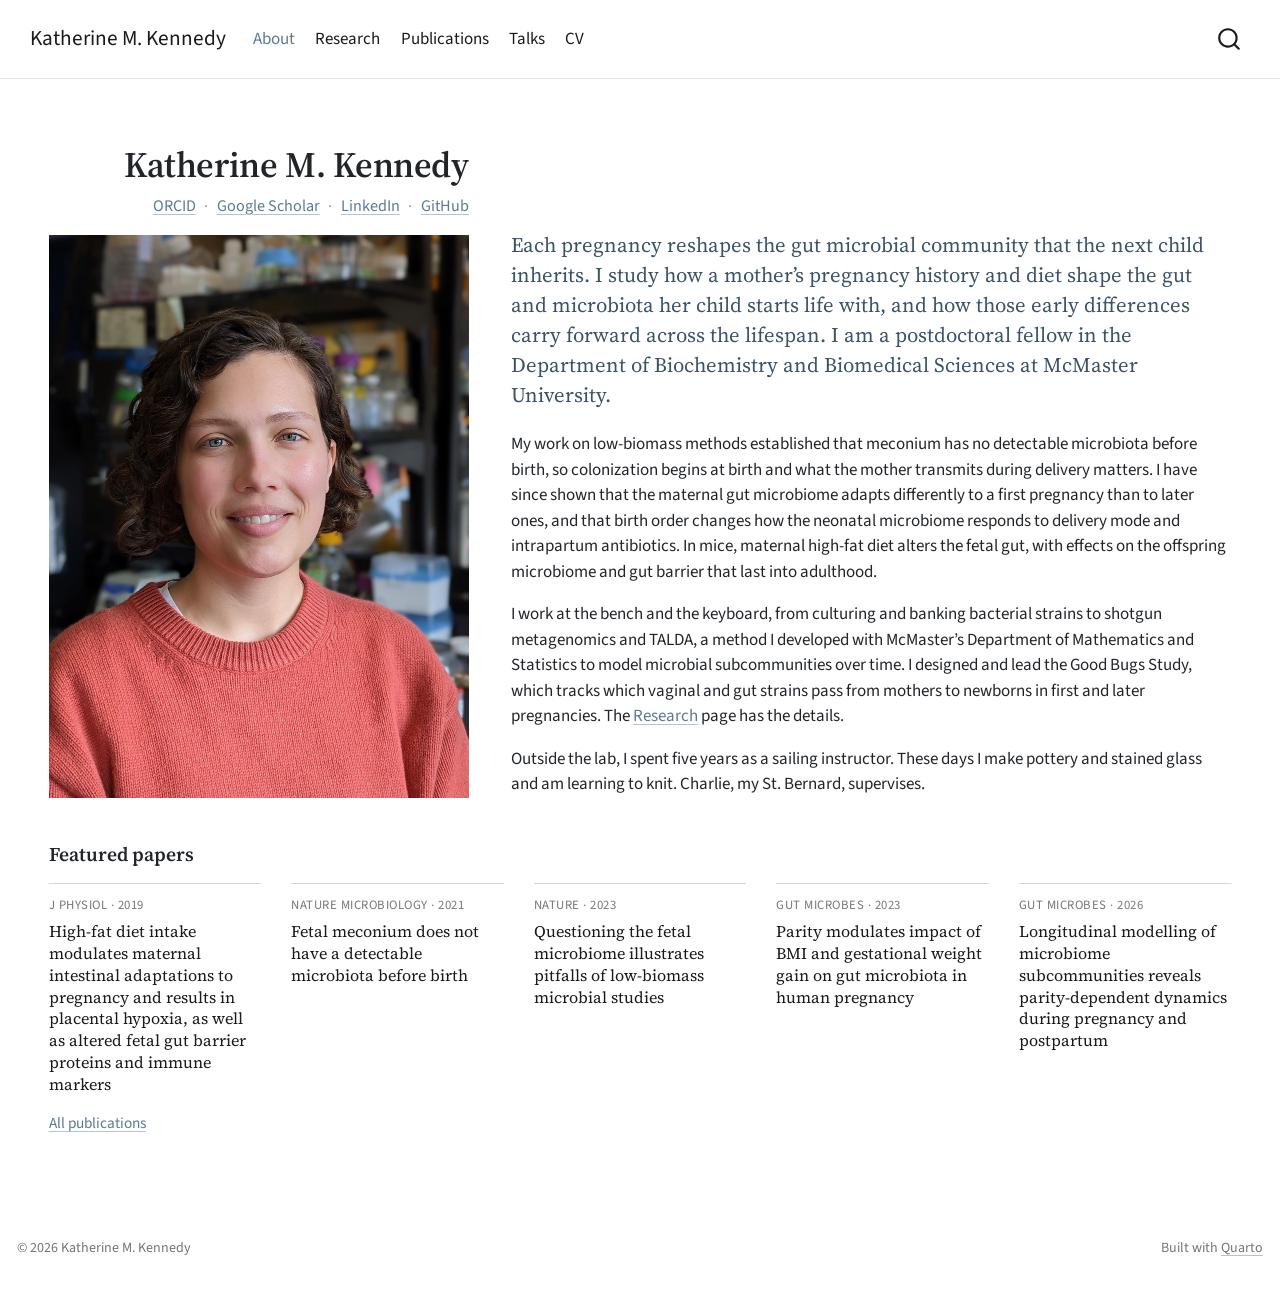
<file: index.html>
<!DOCTYPE html>
<html xmlns="http://www.w3.org/1999/xhtml" lang="en" xml:lang="en"><head>

<meta charset="utf-8">
<meta name="generator" content="quarto-1.11.9">

<meta name="viewport" content="width=device-width, initial-scale=1.0, user-scalable=yes">


<title>Katherine M. Kennedy</title>
<style>
/* Default styles provided by pandoc.
** See https://pandoc.org/MANUAL.html#variables-for-html for config info.
*/
span.smallcaps{font-variant: small-caps;}
div.columns{display: flex; gap: 1.5em;}
div.column{flex: auto;}
@media screen {
div.columns{gap: min(4vw, 1.5em);}
div.column{overflow-x: auto;}
}
div.hanging-indent{margin-left: 1.5em; text-indent: -1.5em;}
ul.task-list{list-style: none;}
ul.task-list li input[type="checkbox"] {
  width: 0.8em;
  margin: 0 0.8em 0.2em -1em; /* quarto-specific, see https://github.com/quarto-dev/quarto-cli/issues/4556 */ 
  vertical-align: middle;
}
</style>


<script src="site_libs/quarto-nav/quarto-nav.js"></script>
<script src="site_libs/clipboard/clipboard.min.js"></script>
<script src="site_libs/quarto-search/autocomplete.umd.js"></script>
<script src="site_libs/quarto-search/fuse.min.js"></script>
<script src="site_libs/quarto-search/quarto-search.js"></script>
<meta name="quarto:offset" content="./">
<link href="./assets/favicon.svg" rel="icon" type="image/svg+xml">
<script src="site_libs/quarto-html/quarto.js" type="module"></script>
<script src="site_libs/quarto-html/tabsets/tabsets.js" type="module"></script>
<script src="site_libs/quarto-html/scrollable-regions/scrollable-regions.js" type="module"></script>
<script src="site_libs/quarto-html/popper.min.js"></script>
<script src="site_libs/quarto-html/tippy.umd.min.js"></script>
<script src="site_libs/quarto-html/anchor.min.js"></script>
<link href="site_libs/quarto-html/tippy.css" rel="stylesheet">
<link href="site_libs/quarto-html/quarto-syntax-highlighting-63b5708e65d6cd79cd7618c58d0c21e7.css" rel="stylesheet" id="quarto-text-highlighting-styles">
<script src="site_libs/bootstrap/bootstrap.min.js"></script>
<link href="site_libs/bootstrap/bootstrap-icons.css" rel="stylesheet">
<link href="site_libs/bootstrap/bootstrap-232d50b63fc36597427cd291c8ffc70c.min.css" rel="stylesheet" append-hash="true" id="quarto-bootstrap" data-mode="light">
<script id="quarto-search-options" type="application/json">{
  "location": "navbar",
  "copy-button": false,
  "collapse-after": 3,
  "panel-placement": "end",
  "type": "overlay",
  "limit": 50,
  "keyboard-shortcut": [
    "f",
    "/",
    "s"
  ],
  "language": {
    "search-no-results-text": "No results",
    "search-matching-documents-text": "matching documents",
    "search-copy-link-title": "Copy link to search",
    "search-hide-matches-text": "Hide additional matches",
    "search-more-match-text": "more match in this document",
    "search-more-matches-text": "more matches in this document",
    "search-clear-button-title": "Clear",
    "search-text-placeholder": "",
    "search-detached-cancel-button-title": "Cancel",
    "search-submit-button-title": "Submit",
    "search-label": "Search"
  }
}</script>


<meta property="og:title" content="Katherine M. Kennedy">
<meta property="og:image" content="https://katekennedy.ca/assets/headshot-4x5.jpg">
<meta property="og:site_name" content="Katherine M. Kennedy">
<meta property="og:image:alt" content="Katherine Kennedy in a microbiology lab">
<meta property="og:image:height" content="1125">
<meta property="og:image:width" content="900">
</head>

<body class="nav-fixed quarto-light"><a id="quarto-skip-link" class="visually-hidden-focusable" href="#quarto-document-content">Skip to main content</a>

<div id="quarto-search-results"></div>
  <header id="quarto-header" class="headroom fixed-top">
    <nav class="navbar navbar-expand-lg " data-bs-theme="dark" aria-label="Site">
      <div class="navbar-container container-fluid">
      <div class="navbar-brand-container mx-auto">
    <a class="navbar-brand" href="./index.html">
    <span class="navbar-title">Katherine M. Kennedy</span>
    </a>
  </div>
          <button class="navbar-toggler" type="button" data-bs-toggle="collapse" data-bs-target="#navbarCollapse" aria-controls="navbarCollapse" aria-expanded="false" aria-label="Toggle navigation" onclick="if (window.quartoToggleHeadroom) { window.quartoToggleHeadroom(); }">
  <span class="navbar-toggler-icon"></span>
</button>
          <div class="collapse navbar-collapse" id="navbarCollapse">
            <ul class="navbar-nav navbar-nav-scroll me-auto">
  <li class="nav-item">
    <a class="nav-link active" href="./index.html" aria-current="page"> 
<span class="menu-text">About</span></a>
  </li>  
  <li class="nav-item">
    <a class="nav-link" href="./research.html"> 
<span class="menu-text">Research</span></a>
  </li>  
  <li class="nav-item">
    <a class="nav-link" href="./publications.html"> 
<span class="menu-text">Publications</span></a>
  </li>  
  <li class="nav-item">
    <a class="nav-link" href="./talks.html"> 
<span class="menu-text">Talks</span></a>
  </li>  
  <li class="nav-item">
    <a class="nav-link" href="./cv.html"> 
<span class="menu-text">CV</span></a>
  </li>  
</ul>
          </div> <!-- /navcollapse -->
            <div class="quarto-navbar-tools">
</div>
            <div id="quarto-search" class="" title="Search"></div>
      </div> <!-- /container-fluid -->
    </nav>
</header>
<!-- content -->
<div id="quarto-content" class="quarto-container page-columns page-rows-contents page-layout-full page-navbar">
<!-- sidebar -->
<!-- margin-sidebar -->
    
<!-- main -->
<main class="content column-page" id="quarto-document-content" tabindex="-1"><header id="title-block-header" class="quarto-title-block"></header>




<div class="about-frame">
<div class="about-head">
<div class="about-name h1" role="heading" aria-level="1">Katherine M. Kennedy</div>
<p class="about-links-plain">
  <a href="https://orcid.org/0000-0003-1240-9703">ORCID</a><span aria-hidden="true">·</span><a href="https://scholar.google.com/citations?user=rt7NtwEAAAAJ&amp;hl=en">Google Scholar</a><span aria-hidden="true">·</span><a href="https://www.linkedin.com/in/findkatekennedy/">LinkedIn</a><span aria-hidden="true">·</span><a href="https://github.com/kennek6">GitHub</a>
</p>
</div>
<img class="about-photo" src="assets/headshot-4x5.jpg" alt="Katherine Kennedy in a microbiology lab">
<div class="about-text">
<div class="standfirst">
<p>Each pregnancy reshapes the gut microbial community that the next child inherits. I study how a mother’s pregnancy history and diet shape the gut and microbiota her child starts life with, and how those early differences carry forward across the lifespan. I am a postdoctoral fellow in the Department of Biochemistry and Biomedical Sciences at McMaster University.</p>
</div>
<p>My work on low-biomass methods established that meconium has no detectable microbiota before birth, so colonization begins at birth and what the mother transmits during delivery matters. I have since shown that the maternal gut microbiome adapts differently to a first pregnancy than to later ones, and that birth order changes how the neonatal microbiome responds to delivery mode and intrapartum antibiotics. In mice, maternal high-fat diet alters the fetal gut, with effects on the offspring microbiome and gut barrier that last into adulthood.</p>
<p>I work at the bench and the keyboard, from culturing and banking bacterial strains to shotgun metagenomics and TALDA, a method I developed with McMaster’s Department of Mathematics and Statistics to model microbial subcommunities over time. I designed and lead the Good Bugs Study, which tracks which vaginal and gut strains pass from mothers to newborns in first and later pregnancies. The <a href="./research.html">Research</a> page has the details.</p>
<p>Outside the lab, I spent five years as a sailing instructor. These days I make pottery and stained glass and am learning to knit. Charlie, my St.&nbsp;Bernard, supervises.</p>
</div>
<!-- Featured papers: hand-picked, oldest to newest. Edit this list directly. -->
<section class="featured" aria-labelledby="featured-label">
<p class="featured-label" id="featured-label">Featured papers</p>
<div class="paper-tiles">
  <a class="paper-tile" href="https://doi.org/10.1113/JP277353"><span class="paper-meta">J Physiol · 2019</span><span class="paper-title">High-fat diet intake modulates maternal intestinal adaptations to pregnancy and results in placental hypoxia, as well as altered fetal gut barrier proteins and immune markers</span></a>
  <a class="paper-tile" href="https://doi.org/10.1038/s41564-021-00904-0"><span class="paper-meta">Nature Microbiology · 2021</span><span class="paper-title">Fetal meconium does not have a detectable microbiota before birth</span></a>
  <a class="paper-tile" href="https://doi.org/10.1038/s41586-022-05546-8"><span class="paper-meta">Nature · 2023</span><span class="paper-title">Questioning the fetal microbiome illustrates pitfalls of low-biomass microbial studies</span></a>
  <a class="paper-tile" href="https://doi.org/10.1080/19490976.2023.2259316"><span class="paper-meta">Gut Microbes · 2023</span><span class="paper-title">Parity modulates impact of BMI and gestational weight gain on gut microbiota in human pregnancy</span></a>
  <a class="paper-tile" href="https://doi.org/10.1080/19490976.2026.2690907"><span class="paper-meta">Gut Microbes · 2026</span><span class="paper-title">Longitudinal modelling of microbiome subcommunities reveals parity-dependent dynamics during pregnancy and postpartum</span></a>
</div>
<p class="featured-more"><a href="publications.html">All publications</a></p>
</section>
</div>



</main> <!-- /main -->
<script id="quarto-html-after-body" type="application/javascript">
  window.document.addEventListener("DOMContentLoaded", function (event) {
    const icon = "";
    const anchorJS = new window.AnchorJS();
    anchorJS.options = {
      placement: 'right',
      icon: icon
    };
    anchorJS.add('.anchored');
    const isCodeAnnotation = (el) => {
      for (const clz of el.classList) {
        if (clz.startsWith('code-annotation-')) {                     
          return true;
        }
      }
      return false;
    }
    const onCopySuccess = function(e) {
      // button target
      const button = e.trigger;
      // don't keep focus
      button.blur();
      // flash "checked"
      button.classList.add('code-copy-button-checked');
      var currentTitle = button.getAttribute("title");
      button.setAttribute("title", "Copied!");
      let tooltip;
      if (window.bootstrap) {
        button.setAttribute("data-bs-toggle", "tooltip");
        button.setAttribute("data-bs-placement", "left");
        button.setAttribute("data-bs-title", "Copied!");
        tooltip = new bootstrap.Tooltip(button, 
          { trigger: "manual", 
            customClass: "code-copy-button-tooltip",
            offset: [0, -8]});
        tooltip.show();    
      }
      setTimeout(function() {
        if (tooltip) {
          tooltip.hide();
          button.removeAttribute("data-bs-title");
          button.removeAttribute("data-bs-toggle");
          button.removeAttribute("data-bs-placement");
        }
        button.setAttribute("title", currentTitle);
        button.classList.remove('code-copy-button-checked');
      }, 1000);
      // clear code selection
      e.clearSelection();
    }
    const getTextToCopy = function(trigger) {
      const outerScaffold = trigger.parentElement.cloneNode(true);
      const codeEl = outerScaffold.querySelector('code');
      for (const childEl of codeEl.children) {
        if (isCodeAnnotation(childEl)) {
          childEl.remove();
        }
      }
      return codeEl.innerText;
    }
    const clipboard = new window.ClipboardJS('.code-copy-button:not([data-in-quarto-modal])', {
      text: getTextToCopy
    });
    clipboard.on('success', onCopySuccess);
    if (window.document.getElementById('quarto-embedded-source-code-modal')) {
      const clipboardModal = new window.ClipboardJS('.code-copy-button[data-in-quarto-modal]', {
        text: getTextToCopy,
        container: window.document.getElementById('quarto-embedded-source-code-modal')
      });
      clipboardModal.on('success', onCopySuccess);
    }
      var localhostRegex = new RegExp(/^(?:http|https):\/\/localhost\:?[0-9]*\//);
      var mailtoRegex = new RegExp(/^mailto:/);
        var filterRegex = new RegExp("https:\/\/katekennedy\.ca");
      var isInternal = (href) => {
          return filterRegex.test(href) || localhostRegex.test(href) || mailtoRegex.test(href);
      }
      // Inspect non-navigation links and adorn them if external
      window.quartoDecorateExternalLinks = function (root) {
     var links = (root || window.document).querySelectorAll('a[href]:not(.nav-link):not(.navbar-brand):not(.toc-action):not(.sidebar-link):not(.sidebar-item-toggle):not(.pagination-link):not(.no-external):not([aria-hidden]):not(.dropdown-item):not(.quarto-navigation-tool):not(.about-link)');
      for (var i=0; i<links.length; i++) {
        const link = links[i];
        if (!isInternal(link.href)) {
          // undo the damage that might have been done by quarto-nav.js in the case of
          // links that we want to consider external
          if (link.dataset.originalHref !== undefined) {
            link.href = link.dataset.originalHref;
          }
          if (!link.classList.contains('no-external-icon')) {
          }
        }
      }
      };
      window.quartoDecorateExternalLinks(window.document);
    // Esc closes the popup (WCAG 1.4.13) and focus leaving both trigger and
    // popup closes it (WCAG 2.4.11); tippy handles neither for interactive popups.
    const hideOnEscAndFocusOut = {
      name: 'hideOnEscAndFocusOut',
      defaultValue: true,
      fn(instance) {
        const dismiss = () => {
          // A show scheduled by the trigger delay would otherwise reopen it
          instance.clearDelayTimeouts();
          instance.hide();
        };
        const onKeyDown = (event) => {
          if (event.key !== 'Escape') {
            return;
          }
          // Keep Esc from also reaching page handlers (e.g. reveal.js overview),
          // except an open reveal.js slide menu, which Esc should close too.
          // The menu handles keys only when its keyboard option is on.
          const menuHandlesEsc = window.Reveal?.getPlugin?.('menu')?.isOpen() &&
            window.Reveal.getConfig().menu?.keyboard !== false;
          if (!menuHandlesEsc) {
            event.stopPropagation();
          }
          if (instance.popper.contains(window.document.activeElement)) {
            // Disabled while refocusing so the focus trigger does not reopen it
            instance.disable();
            instance.reference.focus();
            instance.enable();
          }
          dismiss();
        };
        const onFocusOut = (event) => {
          const target = event.relatedTarget;
          if (target && !instance.reference.contains(target) &&
              !instance.popper.contains(target)) {
            dismiss();
          }
        };
        // On the trigger too: a click trigger (code-annotations: select) has no
        // blur handling. Attached for the instance's lifetime so leaving the
        // trigger also cancels a show still pending on the trigger delay.
        instance.reference.addEventListener('focusout', onFocusOut);
        return {
          onShow() {
            window.document.addEventListener('keydown', onKeyDown, true);
            instance.popper.addEventListener('focusout', onFocusOut);
          },
          onHide() {
            window.document.removeEventListener('keydown', onKeyDown, true);
            instance.popper.removeEventListener('focusout', onFocusOut);
          },
          onDestroy() {
            instance.reference.removeEventListener('focusout', onFocusOut);
          },
        };
      },
    };
    function tippyHover(el, contentFn, onTriggerFn, onUntriggerFn) {
      const config = {
        allowHTML: true,
        maxWidth: 500,
        delay: 100,
        arrow: false,
        appendTo: function(el) {
            return el.parentElement;
        },
        interactive: true,
        interactiveBorder: 10,
        theme: 'quarto',
        placement: 'bottom-start',
        plugins: [hideOnEscAndFocusOut],
      };
      if (contentFn) {
        config.content = contentFn;
      }
      if (onTriggerFn) {
        config.onTrigger = onTriggerFn;
      }
      if (onUntriggerFn) {
        config.onUntrigger = onUntriggerFn;
      }
      window.tippy(el, config); 
    }
    const noterefs = window.document.querySelectorAll('a[role="doc-noteref"]');
    for (var i=0; i<noterefs.length; i++) {
      const ref = noterefs[i];
      tippyHover(ref, function() {
        // use id or data attribute instead here
        let href = ref.getAttribute('data-footnote-href') || ref.getAttribute('href');
        try { href = new URL(href).hash; } catch {}
        const id = href.replace(/^#\/?/, "");
        const note = window.document.getElementById(id);
        if (note) {
          return note.innerHTML;
        } else {
          return "";
        }
      });
    }
    const xrefs = window.document.querySelectorAll('a.quarto-xref');
    const processXRef = (id, note) => {
      // Strip column container classes
      const stripColumnClz = (el) => {
        el.classList.remove("page-full", "page-columns");
        if (el.children) {
          for (const child of el.children) {
            stripColumnClz(child);
          }
        }
      }
      stripColumnClz(note)
      if (id === null || id.startsWith('sec-')) {
        // Special case sections, only their first couple elements
        const container = document.createElement("div");
        if (note.children && note.children.length > 2) {
          container.appendChild(note.children[0].cloneNode(true));
          for (let i = 1; i < note.children.length; i++) {
            const child = note.children[i];
            if (child.tagName === "P" && child.innerText === "") {
              continue;
            } else {
              container.appendChild(child.cloneNode(true));
              break;
            }
          }
          if (window.Quarto?.typesetMath) {
            window.Quarto.typesetMath(container);
          }
          return container.innerHTML
        } else {
          if (window.Quarto?.typesetMath) {
            window.Quarto.typesetMath(note);
          }
          return note.innerHTML;
        }
      } else {
        // Remove any anchor links if they are present
        const anchorLink = note.querySelector('a.anchorjs-link');
        if (anchorLink) {
          anchorLink.remove();
        }
        if (window.Quarto?.typesetMath) {
          window.Quarto.typesetMath(note);
        }
        if (note.classList.contains("callout")) {
          return note.outerHTML;
        } else {
          return note.innerHTML;
        }
      }
    }
    for (var i=0; i<xrefs.length; i++) {
      const xref = xrefs[i];
      tippyHover(xref, undefined, function(instance) {
        instance.disable();
        let url = xref.getAttribute('href');
        let hash = undefined; 
        if (url.startsWith('#')) {
          hash = url;
        } else {
          try { hash = new URL(url).hash; } catch {}
        }
        if (hash) {
          const id = hash.replace(/^#\/?/, "");
          const note = window.document.getElementById(id);
          if (note !== null) {
            try {
              const html = processXRef(id, note.cloneNode(true));
              instance.setContent(html);
            } finally {
              instance.enable();
              instance.show();
            }
          } else {
            // See if we can fetch this
            fetch(url.split('#')[0])
            .then(res => res.text())
            .then(html => {
              const parser = new DOMParser();
              const htmlDoc = parser.parseFromString(html, "text/html");
              const note = htmlDoc.getElementById(id);
              if (note !== null) {
                const html = processXRef(id, note);
                instance.setContent(html);
              } 
            }).finally(() => {
              instance.enable();
              instance.show();
            });
          }
        } else {
          // See if we can fetch a full url (with no hash to target)
          // This is a special case and we should probably do some content thinning / targeting
          fetch(url)
          .then(res => res.text())
          .then(html => {
            const parser = new DOMParser();
            const htmlDoc = parser.parseFromString(html, "text/html");
            const note = htmlDoc.querySelector('main.content');
            if (note !== null) {
              // This should only happen for chapter cross references
              // (since there is no id in the URL)
              // remove the first header
              if (note.children.length > 0 && note.children[0].tagName === "HEADER") {
                note.children[0].remove();
              }
              const html = processXRef(null, note);
              instance.setContent(html);
            } 
          }).finally(() => {
            instance.enable();
            instance.show();
          });
        }
      }, function(instance) {
      });
    }
        let selectedAnnoteEl;
        const selectorForAnnotation = ( cell, annotation) => {
          let cellAttr = 'data-code-cell="' + cell + '"';
          let lineAttr = 'data-code-annotation="' +  annotation + '"';
          const selector = 'span[' + cellAttr + '][' + lineAttr + ']';
          return selector;
        }
        const selectCodeLines = (annoteEl) => {
          const doc = window.document;
          const targetCell = annoteEl.getAttribute("data-target-cell");
          const targetAnnotation = annoteEl.getAttribute("data-target-annotation");
          const annoteSpan = window.document.querySelector(selectorForAnnotation(targetCell, targetAnnotation));
          const lines = annoteSpan.getAttribute("data-code-lines").split(",");
          const lineIds = lines.map((line) => {
            return targetCell + "-" + line;
          })
          // Each band is positioned against its own containing block, which is
          // not the offsetParent of the lines, so place it from client rects.
          const placeBand = (band, firstEl, lastEl, codeBlock) => {
            const container = band.offsetParent;
            if (container === null) {
              return;
            }
            const containerRect = container.getBoundingClientRect();
            // Reveal.js scales slides with a transform, so convert client
            // pixels back to the CSS pixels of the container.
            const scale = containerRect.height / container.offsetHeight || 1;
            const firstRect = firstEl.getBoundingClientRect();
            const lastRect = lastEl.getBoundingClientRect();
            const top = (firstRect.top - containerRect.top) / scale - container.clientTop + container.scrollTop;
            const height = (lastRect.bottom - firstRect.top) / scale;
            band.style.top = top - 2 + "px";
            band.style.height = height + 4 + "px";
            if (codeBlock) {
              // Without the copy button wrapper, the containing block is wider
              // than the code block, so span the code block explicitly.
              const blockRect = codeBlock.getBoundingClientRect();
              band.style.left = (blockRect.left - containerRect.left) / scale - container.clientLeft + container.scrollLeft + "px";
              band.style.width = blockRect.width / scale + "px";
            }
          };
          if (lineIds.length > 0) {
            const el = window.document.getElementById(lineIds[0]);
            const lastEl = window.document.getElementById(lineIds[lineIds.length - 1]);
            const parent = el.parentElement.parentElement;
            // cook up a div (if necessary) and position it
            let div = window.document.getElementById("code-annotation-line-highlight");
            if (div === null) {
              div = window.document.createElement("div");
              div.setAttribute("id", "code-annotation-line-highlight");
              div.style.position = 'absolute';
              parent.appendChild(div);
            }
            placeBand(div, el, lastEl, parent.closest("div.sourceCode") || parent);
            let gutterDiv = window.document.getElementById("code-annotation-line-highlight-gutter");
            if (gutterDiv === null) {
              gutterDiv = window.document.createElement("div");
              gutterDiv.setAttribute("id", "code-annotation-line-highlight-gutter");
              gutterDiv.style.position = 'absolute';
              const codeCell = window.document.getElementById(targetCell);
              const gutter = codeCell.querySelector('.code-annotation-gutter');
              gutter.appendChild(gutterDiv);
            }
            placeBand(gutterDiv, el, lastEl);
            selectedAnnoteEl = annoteEl;
          }
        };
        const unselectCodeLines = () => {
          const elementsIds = ["code-annotation-line-highlight", "code-annotation-line-highlight-gutter"];
          elementsIds.forEach((elId) => {
            const div = window.document.getElementById(elId);
            if (div) {
              div.remove();
            }
          });
          selectedAnnoteEl = undefined;
        };
          // Handle positioning of the toggle
      window.addEventListener(
        "resize",
        throttle(() => {
          elRect = undefined;
          if (selectedAnnoteEl) {
            selectCodeLines(selectedAnnoteEl);
          }
        }, 10)
      );
      function throttle(fn, ms) {
      let throttle = false;
      let timer;
        return (...args) => {
          if(!throttle) { // first call gets through
              fn.apply(this, args);
              throttle = true;
          } else { // all the others get throttled
              if(timer) clearTimeout(timer); // cancel #2
              timer = setTimeout(() => {
                fn.apply(this, args);
                timer = throttle = false;
              }, ms);
          }
        };
      }
        // Attach click handler to the DT
        const annoteDls = window.document.querySelectorAll('dt[data-target-cell]');
        for (const annoteDlNode of annoteDls) {
          annoteDlNode.addEventListener('click', (event) => {
            const clickedEl = event.target;
            if (clickedEl !== selectedAnnoteEl) {
              unselectCodeLines();
              const activeEl = window.document.querySelector('dt[data-target-cell].code-annotation-active');
              if (activeEl) {
                activeEl.classList.remove('code-annotation-active');
              }
              selectCodeLines(clickedEl);
              clickedEl.classList.add('code-annotation-active');
            } else {
              // Unselect the line
              unselectCodeLines();
              clickedEl.classList.remove('code-annotation-active');
            }
          });
        }
    const findCites = (el) => {
      const parentEl = el.parentElement;
      if (parentEl) {
        const cites = parentEl.dataset.cites;
        if (cites) {
          return {
            el,
            cites: cites.split(' ')
          };
        } else {
          return findCites(el.parentElement)
        }
      } else {
        return undefined;
      }
    };
    var bibliorefs = window.document.querySelectorAll('a[role="doc-biblioref"]');
    for (var i=0; i<bibliorefs.length; i++) {
      const ref = bibliorefs[i];
      const citeInfo = findCites(ref);
      if (citeInfo) {
        tippyHover(citeInfo.el, function() {
          var popup = window.document.createElement('div');
          citeInfo.cites.forEach(function(cite) {
            var citeDiv = window.document.createElement('div');
            citeDiv.classList.add('hanging-indent');
            citeDiv.classList.add('csl-entry');
            var biblioDiv = window.document.getElementById('ref-' + cite);
            if (biblioDiv) {
              citeDiv.innerHTML = biblioDiv.innerHTML;
            }
            popup.appendChild(citeDiv);
          });
          return popup.innerHTML;
        });
      }
    }
  });
  </script>
  <script type="application/javascript">
  window.quartoScrollableRegionsLabels = {"code":"Scrollable code","output":"Scrollable output"};
  </script>
</div> <!-- /content -->
<footer class="footer">
  <div class="nav-footer">
    <div class="nav-footer-left">
<p>© 2026 Katherine M. Kennedy</p>
</div>   
    <div class="nav-footer-center">
      &nbsp;
    </div>
    <div class="nav-footer-right">
<p>Built with <a href="https://quarto.org">Quarto</a></p>
</div>
  </div>
</footer>




</body></html>
</file>
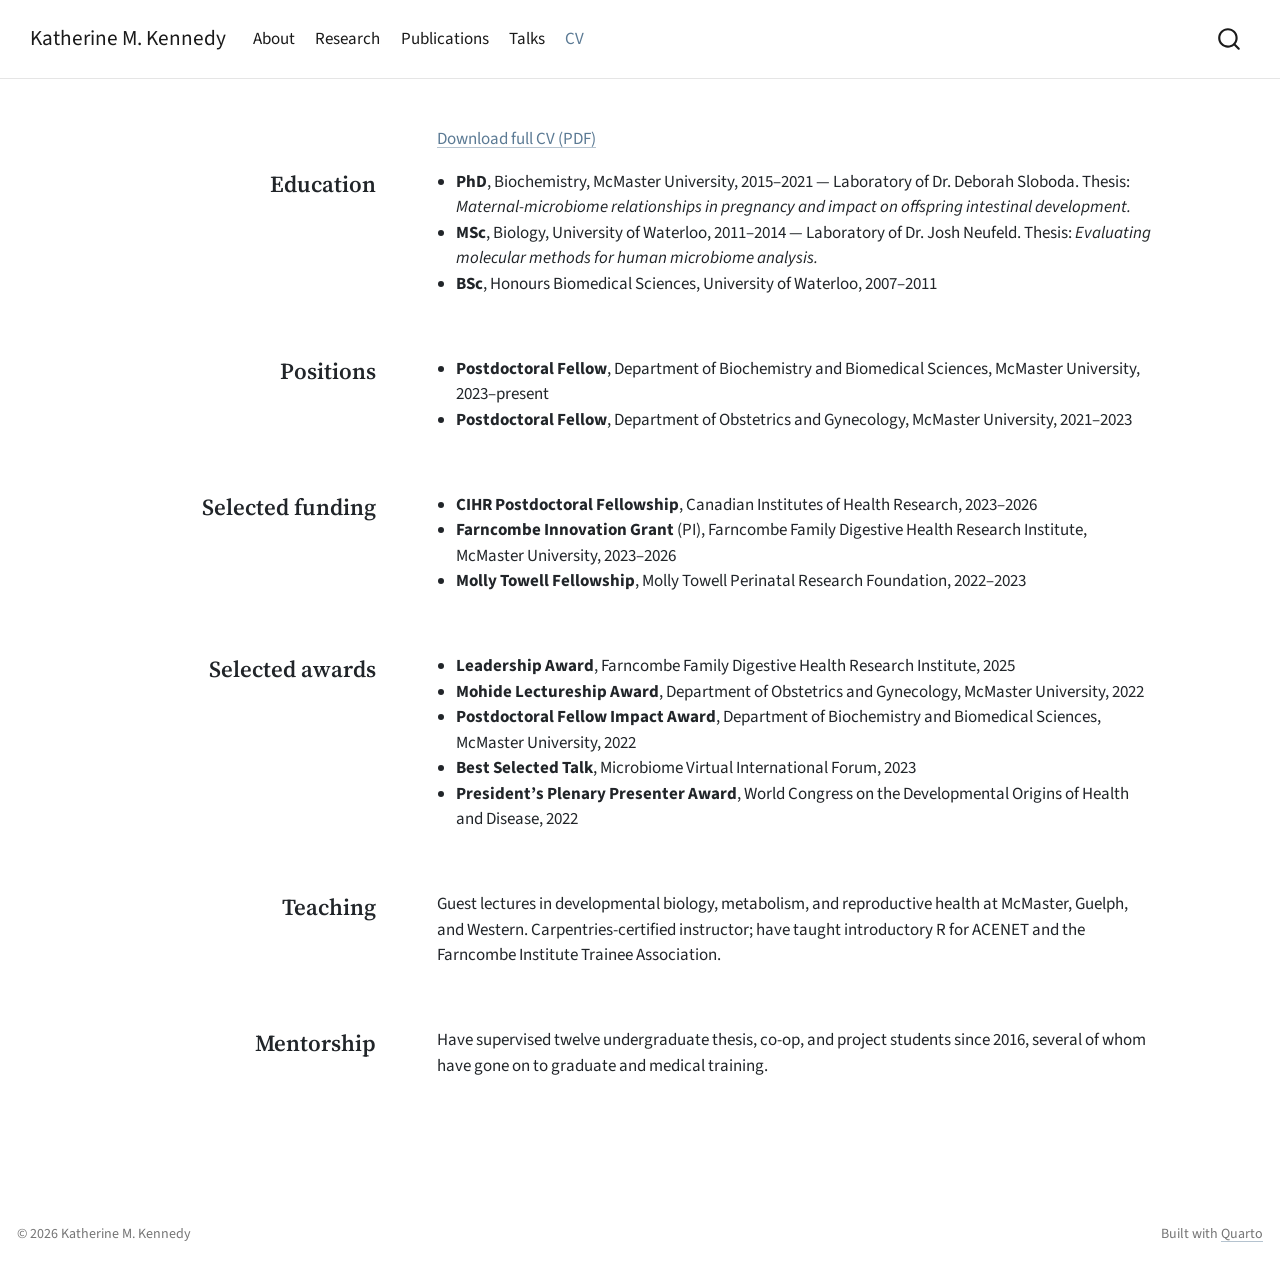
<file: cv.html>
<!DOCTYPE html>
<html xmlns="http://www.w3.org/1999/xhtml" lang="en" xml:lang="en"><head>

<meta charset="utf-8">
<meta name="generator" content="quarto-1.11.9">

<meta name="viewport" content="width=device-width, initial-scale=1.0, user-scalable=yes">


<title>CV – Katherine M. Kennedy</title>
<style>
/* Default styles provided by pandoc.
** See https://pandoc.org/MANUAL.html#variables-for-html for config info.
*/
span.smallcaps{font-variant: small-caps;}
div.columns{display: flex; gap: 1.5em;}
div.column{flex: auto;}
@media screen {
div.columns{gap: min(4vw, 1.5em);}
div.column{overflow-x: auto;}
}
div.hanging-indent{margin-left: 1.5em; text-indent: -1.5em;}
ul.task-list{list-style: none;}
ul.task-list li input[type="checkbox"] {
  width: 0.8em;
  margin: 0 0.8em 0.2em -1em; /* quarto-specific, see https://github.com/quarto-dev/quarto-cli/issues/4556 */ 
  vertical-align: middle;
}
</style>


<script src="site_libs/quarto-nav/quarto-nav.js"></script>
<script src="site_libs/clipboard/clipboard.min.js"></script>
<script src="site_libs/quarto-search/autocomplete.umd.js"></script>
<script src="site_libs/quarto-search/fuse.min.js"></script>
<script src="site_libs/quarto-search/quarto-search.js"></script>
<meta name="quarto:offset" content="./">
<link href="./assets/favicon.svg" rel="icon" type="image/svg+xml">
<script src="site_libs/quarto-html/quarto.js" type="module"></script>
<script src="site_libs/quarto-html/tabsets/tabsets.js" type="module"></script>
<script src="site_libs/quarto-html/scrollable-regions/scrollable-regions.js" type="module"></script>
<script src="site_libs/quarto-html/popper.min.js"></script>
<script src="site_libs/quarto-html/tippy.umd.min.js"></script>
<script src="site_libs/quarto-html/anchor.min.js"></script>
<link href="site_libs/quarto-html/tippy.css" rel="stylesheet">
<link href="site_libs/quarto-html/quarto-syntax-highlighting-63b5708e65d6cd79cd7618c58d0c21e7.css" rel="stylesheet" id="quarto-text-highlighting-styles">
<script src="site_libs/bootstrap/bootstrap.min.js"></script>
<link href="site_libs/bootstrap/bootstrap-icons.css" rel="stylesheet">
<link href="site_libs/bootstrap/bootstrap-232d50b63fc36597427cd291c8ffc70c.min.css" rel="stylesheet" append-hash="true" id="quarto-bootstrap" data-mode="light">
<script id="quarto-search-options" type="application/json">{
  "location": "navbar",
  "copy-button": false,
  "collapse-after": 3,
  "panel-placement": "end",
  "type": "overlay",
  "limit": 50,
  "keyboard-shortcut": [
    "f",
    "/",
    "s"
  ],
  "language": {
    "search-no-results-text": "No results",
    "search-matching-documents-text": "matching documents",
    "search-copy-link-title": "Copy link to search",
    "search-hide-matches-text": "Hide additional matches",
    "search-more-match-text": "more match in this document",
    "search-more-matches-text": "more matches in this document",
    "search-clear-button-title": "Clear",
    "search-text-placeholder": "",
    "search-detached-cancel-button-title": "Cancel",
    "search-submit-button-title": "Submit",
    "search-label": "Search"
  }
}</script>


<meta property="og:title" content="CV – Katherine M. Kennedy">
<meta property="og:site_name" content="Katherine M. Kennedy">
</head>

<body class="nav-fixed quarto-light"><a id="quarto-skip-link" class="visually-hidden-focusable" href="#quarto-document-content">Skip to main content</a>

<div id="quarto-search-results"></div>
  <header id="quarto-header" class="headroom fixed-top">
    <nav class="navbar navbar-expand-lg " data-bs-theme="dark" aria-label="Site">
      <div class="navbar-container container-fluid">
      <div class="navbar-brand-container mx-auto">
    <a class="navbar-brand" href="./index.html">
    <span class="navbar-title">Katherine M. Kennedy</span>
    </a>
  </div>
          <button class="navbar-toggler" type="button" data-bs-toggle="collapse" data-bs-target="#navbarCollapse" aria-controls="navbarCollapse" aria-expanded="false" aria-label="Toggle navigation" onclick="if (window.quartoToggleHeadroom) { window.quartoToggleHeadroom(); }">
  <span class="navbar-toggler-icon"></span>
</button>
          <div class="collapse navbar-collapse" id="navbarCollapse">
            <ul class="navbar-nav navbar-nav-scroll me-auto">
  <li class="nav-item">
    <a class="nav-link" href="./index.html"> 
<span class="menu-text">About</span></a>
  </li>  
  <li class="nav-item">
    <a class="nav-link" href="./research.html"> 
<span class="menu-text">Research</span></a>
  </li>  
  <li class="nav-item">
    <a class="nav-link" href="./publications.html"> 
<span class="menu-text">Publications</span></a>
  </li>  
  <li class="nav-item">
    <a class="nav-link" href="./talks.html"> 
<span class="menu-text">Talks</span></a>
  </li>  
  <li class="nav-item">
    <a class="nav-link active" href="./cv.html" aria-current="page"> 
<span class="menu-text">CV</span></a>
  </li>  
</ul>
          </div> <!-- /navcollapse -->
            <div class="quarto-navbar-tools">
</div>
            <div id="quarto-search" class="" title="Search"></div>
      </div> <!-- /container-fluid -->
    </nav>
</header>
<!-- content -->
<div id="quarto-content" class="quarto-container page-columns page-rows-contents page-layout-full page-navbar">
<!-- sidebar -->
<!-- margin-sidebar -->
    
<!-- main -->
<main class="content column-page" id="quarto-document-content" tabindex="-1">

<header id="title-block-header" class="quarto-title-block default">
<div class="quarto-title">
<h1 class="title">CV</h1>
</div>



<div class="quarto-title-meta column-page">

    
  
    
  </div>
  


</header>


<div class="labelled">
<!-- Drop the PDF at assets/kennedy-cv.pdf and this link works. Until then it 404s,
     so keep CV out of the navbar (_quarto.yml) if you publish before adding it. -->
<p><a href="assets/kennedy-cv.pdf">Download full CV (PDF)</a></p>
<section id="education" class="level2">
<h2 class="anchored" data-anchor-id="education">Education</h2>
<ul>
<li><strong>PhD</strong>, Biochemistry, McMaster University, 2015–2021 — Laboratory of Dr.&nbsp;Deborah Sloboda. Thesis: <em>Maternal-microbiome relationships in pregnancy and impact on offspring intestinal development.</em></li>
<li><strong>MSc</strong>, Biology, University of Waterloo, 2011–2014 — Laboratory of Dr.&nbsp;Josh Neufeld. Thesis: <em>Evaluating molecular methods for human microbiome analysis.</em></li>
<li><strong>BSc</strong>, Honours Biomedical Sciences, University of Waterloo, 2007–2011</li>
</ul>
</section>
<section id="positions" class="level2">
<h2 class="anchored" data-anchor-id="positions">Positions</h2>
<ul>
<li><strong>Postdoctoral Fellow</strong>, Department of Biochemistry and Biomedical Sciences, McMaster University, 2023–present</li>
<li><strong>Postdoctoral Fellow</strong>, Department of Obstetrics and Gynecology, McMaster University, 2021–2023</li>
</ul>
</section>
<section id="selected-funding" class="level2">
<h2 class="anchored" data-anchor-id="selected-funding">Selected funding</h2>
<ul>
<li><strong>CIHR Postdoctoral Fellowship</strong>, Canadian Institutes of Health Research, 2023–2026</li>
<li><strong>Farncombe Innovation Grant</strong> (PI), Farncombe Family Digestive Health Research Institute, McMaster University, 2023–2026</li>
<li><strong>Molly Towell Fellowship</strong>, Molly Towell Perinatal Research Foundation, 2022–2023</li>
</ul>
</section>
<section id="selected-awards" class="level2">
<h2 class="anchored" data-anchor-id="selected-awards">Selected awards</h2>
<ul>
<li><strong>Leadership Award</strong>, Farncombe Family Digestive Health Research Institute, 2025</li>
<li><strong>Mohide Lectureship Award</strong>, Department of Obstetrics and Gynecology, McMaster University, 2022</li>
<li><strong>Postdoctoral Fellow Impact Award</strong>, Department of Biochemistry and Biomedical Sciences, McMaster University, 2022</li>
<li><strong>Best Selected Talk</strong>, Microbiome Virtual International Forum, 2023</li>
<li><strong>President’s Plenary Presenter Award</strong>, World Congress on the Developmental Origins of Health and Disease, 2022</li>
</ul>
</section>
<section id="teaching" class="level2">
<h2 class="anchored" data-anchor-id="teaching">Teaching</h2>
<p>Guest lectures in developmental biology, metabolism, and reproductive health at McMaster, Guelph, and Western. Carpentries-certified instructor; have taught introductory R for ACENET and the Farncombe Institute Trainee Association.</p>
</section>
<section id="mentorship" class="level2">
<h2 class="anchored" data-anchor-id="mentorship">Mentorship</h2>
<p>Have supervised twelve undergraduate thesis, co-op, and project students since 2016, several of whom have gone on to graduate and medical training.</p>
</section>
</div>



</main> <!-- /main -->
<script id="quarto-html-after-body" type="application/javascript">
  window.document.addEventListener("DOMContentLoaded", function (event) {
    const icon = "";
    const anchorJS = new window.AnchorJS();
    anchorJS.options = {
      placement: 'right',
      icon: icon
    };
    anchorJS.add('.anchored');
    const isCodeAnnotation = (el) => {
      for (const clz of el.classList) {
        if (clz.startsWith('code-annotation-')) {                     
          return true;
        }
      }
      return false;
    }
    const onCopySuccess = function(e) {
      // button target
      const button = e.trigger;
      // don't keep focus
      button.blur();
      // flash "checked"
      button.classList.add('code-copy-button-checked');
      var currentTitle = button.getAttribute("title");
      button.setAttribute("title", "Copied!");
      let tooltip;
      if (window.bootstrap) {
        button.setAttribute("data-bs-toggle", "tooltip");
        button.setAttribute("data-bs-placement", "left");
        button.setAttribute("data-bs-title", "Copied!");
        tooltip = new bootstrap.Tooltip(button, 
          { trigger: "manual", 
            customClass: "code-copy-button-tooltip",
            offset: [0, -8]});
        tooltip.show();    
      }
      setTimeout(function() {
        if (tooltip) {
          tooltip.hide();
          button.removeAttribute("data-bs-title");
          button.removeAttribute("data-bs-toggle");
          button.removeAttribute("data-bs-placement");
        }
        button.setAttribute("title", currentTitle);
        button.classList.remove('code-copy-button-checked');
      }, 1000);
      // clear code selection
      e.clearSelection();
    }
    const getTextToCopy = function(trigger) {
      const outerScaffold = trigger.parentElement.cloneNode(true);
      const codeEl = outerScaffold.querySelector('code');
      for (const childEl of codeEl.children) {
        if (isCodeAnnotation(childEl)) {
          childEl.remove();
        }
      }
      return codeEl.innerText;
    }
    const clipboard = new window.ClipboardJS('.code-copy-button:not([data-in-quarto-modal])', {
      text: getTextToCopy
    });
    clipboard.on('success', onCopySuccess);
    if (window.document.getElementById('quarto-embedded-source-code-modal')) {
      const clipboardModal = new window.ClipboardJS('.code-copy-button[data-in-quarto-modal]', {
        text: getTextToCopy,
        container: window.document.getElementById('quarto-embedded-source-code-modal')
      });
      clipboardModal.on('success', onCopySuccess);
    }
      var localhostRegex = new RegExp(/^(?:http|https):\/\/localhost\:?[0-9]*\//);
      var mailtoRegex = new RegExp(/^mailto:/);
        var filterRegex = new RegExp("https:\/\/katekennedy\.ca");
      var isInternal = (href) => {
          return filterRegex.test(href) || localhostRegex.test(href) || mailtoRegex.test(href);
      }
      // Inspect non-navigation links and adorn them if external
      window.quartoDecorateExternalLinks = function (root) {
     var links = (root || window.document).querySelectorAll('a[href]:not(.nav-link):not(.navbar-brand):not(.toc-action):not(.sidebar-link):not(.sidebar-item-toggle):not(.pagination-link):not(.no-external):not([aria-hidden]):not(.dropdown-item):not(.quarto-navigation-tool):not(.about-link)');
      for (var i=0; i<links.length; i++) {
        const link = links[i];
        if (!isInternal(link.href)) {
          // undo the damage that might have been done by quarto-nav.js in the case of
          // links that we want to consider external
          if (link.dataset.originalHref !== undefined) {
            link.href = link.dataset.originalHref;
          }
          if (!link.classList.contains('no-external-icon')) {
          }
        }
      }
      };
      window.quartoDecorateExternalLinks(window.document);
    // Esc closes the popup (WCAG 1.4.13) and focus leaving both trigger and
    // popup closes it (WCAG 2.4.11); tippy handles neither for interactive popups.
    const hideOnEscAndFocusOut = {
      name: 'hideOnEscAndFocusOut',
      defaultValue: true,
      fn(instance) {
        const dismiss = () => {
          // A show scheduled by the trigger delay would otherwise reopen it
          instance.clearDelayTimeouts();
          instance.hide();
        };
        const onKeyDown = (event) => {
          if (event.key !== 'Escape') {
            return;
          }
          // Keep Esc from also reaching page handlers (e.g. reveal.js overview),
          // except an open reveal.js slide menu, which Esc should close too.
          // The menu handles keys only when its keyboard option is on.
          const menuHandlesEsc = window.Reveal?.getPlugin?.('menu')?.isOpen() &&
            window.Reveal.getConfig().menu?.keyboard !== false;
          if (!menuHandlesEsc) {
            event.stopPropagation();
          }
          if (instance.popper.contains(window.document.activeElement)) {
            // Disabled while refocusing so the focus trigger does not reopen it
            instance.disable();
            instance.reference.focus();
            instance.enable();
          }
          dismiss();
        };
        const onFocusOut = (event) => {
          const target = event.relatedTarget;
          if (target && !instance.reference.contains(target) &&
              !instance.popper.contains(target)) {
            dismiss();
          }
        };
        // On the trigger too: a click trigger (code-annotations: select) has no
        // blur handling. Attached for the instance's lifetime so leaving the
        // trigger also cancels a show still pending on the trigger delay.
        instance.reference.addEventListener('focusout', onFocusOut);
        return {
          onShow() {
            window.document.addEventListener('keydown', onKeyDown, true);
            instance.popper.addEventListener('focusout', onFocusOut);
          },
          onHide() {
            window.document.removeEventListener('keydown', onKeyDown, true);
            instance.popper.removeEventListener('focusout', onFocusOut);
          },
          onDestroy() {
            instance.reference.removeEventListener('focusout', onFocusOut);
          },
        };
      },
    };
    function tippyHover(el, contentFn, onTriggerFn, onUntriggerFn) {
      const config = {
        allowHTML: true,
        maxWidth: 500,
        delay: 100,
        arrow: false,
        appendTo: function(el) {
            return el.parentElement;
        },
        interactive: true,
        interactiveBorder: 10,
        theme: 'quarto',
        placement: 'bottom-start',
        plugins: [hideOnEscAndFocusOut],
      };
      if (contentFn) {
        config.content = contentFn;
      }
      if (onTriggerFn) {
        config.onTrigger = onTriggerFn;
      }
      if (onUntriggerFn) {
        config.onUntrigger = onUntriggerFn;
      }
      window.tippy(el, config); 
    }
    const noterefs = window.document.querySelectorAll('a[role="doc-noteref"]');
    for (var i=0; i<noterefs.length; i++) {
      const ref = noterefs[i];
      tippyHover(ref, function() {
        // use id or data attribute instead here
        let href = ref.getAttribute('data-footnote-href') || ref.getAttribute('href');
        try { href = new URL(href).hash; } catch {}
        const id = href.replace(/^#\/?/, "");
        const note = window.document.getElementById(id);
        if (note) {
          return note.innerHTML;
        } else {
          return "";
        }
      });
    }
    const xrefs = window.document.querySelectorAll('a.quarto-xref');
    const processXRef = (id, note) => {
      // Strip column container classes
      const stripColumnClz = (el) => {
        el.classList.remove("page-full", "page-columns");
        if (el.children) {
          for (const child of el.children) {
            stripColumnClz(child);
          }
        }
      }
      stripColumnClz(note)
      if (id === null || id.startsWith('sec-')) {
        // Special case sections, only their first couple elements
        const container = document.createElement("div");
        if (note.children && note.children.length > 2) {
          container.appendChild(note.children[0].cloneNode(true));
          for (let i = 1; i < note.children.length; i++) {
            const child = note.children[i];
            if (child.tagName === "P" && child.innerText === "") {
              continue;
            } else {
              container.appendChild(child.cloneNode(true));
              break;
            }
          }
          if (window.Quarto?.typesetMath) {
            window.Quarto.typesetMath(container);
          }
          return container.innerHTML
        } else {
          if (window.Quarto?.typesetMath) {
            window.Quarto.typesetMath(note);
          }
          return note.innerHTML;
        }
      } else {
        // Remove any anchor links if they are present
        const anchorLink = note.querySelector('a.anchorjs-link');
        if (anchorLink) {
          anchorLink.remove();
        }
        if (window.Quarto?.typesetMath) {
          window.Quarto.typesetMath(note);
        }
        if (note.classList.contains("callout")) {
          return note.outerHTML;
        } else {
          return note.innerHTML;
        }
      }
    }
    for (var i=0; i<xrefs.length; i++) {
      const xref = xrefs[i];
      tippyHover(xref, undefined, function(instance) {
        instance.disable();
        let url = xref.getAttribute('href');
        let hash = undefined; 
        if (url.startsWith('#')) {
          hash = url;
        } else {
          try { hash = new URL(url).hash; } catch {}
        }
        if (hash) {
          const id = hash.replace(/^#\/?/, "");
          const note = window.document.getElementById(id);
          if (note !== null) {
            try {
              const html = processXRef(id, note.cloneNode(true));
              instance.setContent(html);
            } finally {
              instance.enable();
              instance.show();
            }
          } else {
            // See if we can fetch this
            fetch(url.split('#')[0])
            .then(res => res.text())
            .then(html => {
              const parser = new DOMParser();
              const htmlDoc = parser.parseFromString(html, "text/html");
              const note = htmlDoc.getElementById(id);
              if (note !== null) {
                const html = processXRef(id, note);
                instance.setContent(html);
              } 
            }).finally(() => {
              instance.enable();
              instance.show();
            });
          }
        } else {
          // See if we can fetch a full url (with no hash to target)
          // This is a special case and we should probably do some content thinning / targeting
          fetch(url)
          .then(res => res.text())
          .then(html => {
            const parser = new DOMParser();
            const htmlDoc = parser.parseFromString(html, "text/html");
            const note = htmlDoc.querySelector('main.content');
            if (note !== null) {
              // This should only happen for chapter cross references
              // (since there is no id in the URL)
              // remove the first header
              if (note.children.length > 0 && note.children[0].tagName === "HEADER") {
                note.children[0].remove();
              }
              const html = processXRef(null, note);
              instance.setContent(html);
            } 
          }).finally(() => {
            instance.enable();
            instance.show();
          });
        }
      }, function(instance) {
      });
    }
        let selectedAnnoteEl;
        const selectorForAnnotation = ( cell, annotation) => {
          let cellAttr = 'data-code-cell="' + cell + '"';
          let lineAttr = 'data-code-annotation="' +  annotation + '"';
          const selector = 'span[' + cellAttr + '][' + lineAttr + ']';
          return selector;
        }
        const selectCodeLines = (annoteEl) => {
          const doc = window.document;
          const targetCell = annoteEl.getAttribute("data-target-cell");
          const targetAnnotation = annoteEl.getAttribute("data-target-annotation");
          const annoteSpan = window.document.querySelector(selectorForAnnotation(targetCell, targetAnnotation));
          const lines = annoteSpan.getAttribute("data-code-lines").split(",");
          const lineIds = lines.map((line) => {
            return targetCell + "-" + line;
          })
          // Each band is positioned against its own containing block, which is
          // not the offsetParent of the lines, so place it from client rects.
          const placeBand = (band, firstEl, lastEl, codeBlock) => {
            const container = band.offsetParent;
            if (container === null) {
              return;
            }
            const containerRect = container.getBoundingClientRect();
            // Reveal.js scales slides with a transform, so convert client
            // pixels back to the CSS pixels of the container.
            const scale = containerRect.height / container.offsetHeight || 1;
            const firstRect = firstEl.getBoundingClientRect();
            const lastRect = lastEl.getBoundingClientRect();
            const top = (firstRect.top - containerRect.top) / scale - container.clientTop + container.scrollTop;
            const height = (lastRect.bottom - firstRect.top) / scale;
            band.style.top = top - 2 + "px";
            band.style.height = height + 4 + "px";
            if (codeBlock) {
              // Without the copy button wrapper, the containing block is wider
              // than the code block, so span the code block explicitly.
              const blockRect = codeBlock.getBoundingClientRect();
              band.style.left = (blockRect.left - containerRect.left) / scale - container.clientLeft + container.scrollLeft + "px";
              band.style.width = blockRect.width / scale + "px";
            }
          };
          if (lineIds.length > 0) {
            const el = window.document.getElementById(lineIds[0]);
            const lastEl = window.document.getElementById(lineIds[lineIds.length - 1]);
            const parent = el.parentElement.parentElement;
            // cook up a div (if necessary) and position it
            let div = window.document.getElementById("code-annotation-line-highlight");
            if (div === null) {
              div = window.document.createElement("div");
              div.setAttribute("id", "code-annotation-line-highlight");
              div.style.position = 'absolute';
              parent.appendChild(div);
            }
            placeBand(div, el, lastEl, parent.closest("div.sourceCode") || parent);
            let gutterDiv = window.document.getElementById("code-annotation-line-highlight-gutter");
            if (gutterDiv === null) {
              gutterDiv = window.document.createElement("div");
              gutterDiv.setAttribute("id", "code-annotation-line-highlight-gutter");
              gutterDiv.style.position = 'absolute';
              const codeCell = window.document.getElementById(targetCell);
              const gutter = codeCell.querySelector('.code-annotation-gutter');
              gutter.appendChild(gutterDiv);
            }
            placeBand(gutterDiv, el, lastEl);
            selectedAnnoteEl = annoteEl;
          }
        };
        const unselectCodeLines = () => {
          const elementsIds = ["code-annotation-line-highlight", "code-annotation-line-highlight-gutter"];
          elementsIds.forEach((elId) => {
            const div = window.document.getElementById(elId);
            if (div) {
              div.remove();
            }
          });
          selectedAnnoteEl = undefined;
        };
          // Handle positioning of the toggle
      window.addEventListener(
        "resize",
        throttle(() => {
          elRect = undefined;
          if (selectedAnnoteEl) {
            selectCodeLines(selectedAnnoteEl);
          }
        }, 10)
      );
      function throttle(fn, ms) {
      let throttle = false;
      let timer;
        return (...args) => {
          if(!throttle) { // first call gets through
              fn.apply(this, args);
              throttle = true;
          } else { // all the others get throttled
              if(timer) clearTimeout(timer); // cancel #2
              timer = setTimeout(() => {
                fn.apply(this, args);
                timer = throttle = false;
              }, ms);
          }
        };
      }
        // Attach click handler to the DT
        const annoteDls = window.document.querySelectorAll('dt[data-target-cell]');
        for (const annoteDlNode of annoteDls) {
          annoteDlNode.addEventListener('click', (event) => {
            const clickedEl = event.target;
            if (clickedEl !== selectedAnnoteEl) {
              unselectCodeLines();
              const activeEl = window.document.querySelector('dt[data-target-cell].code-annotation-active');
              if (activeEl) {
                activeEl.classList.remove('code-annotation-active');
              }
              selectCodeLines(clickedEl);
              clickedEl.classList.add('code-annotation-active');
            } else {
              // Unselect the line
              unselectCodeLines();
              clickedEl.classList.remove('code-annotation-active');
            }
          });
        }
    const findCites = (el) => {
      const parentEl = el.parentElement;
      if (parentEl) {
        const cites = parentEl.dataset.cites;
        if (cites) {
          return {
            el,
            cites: cites.split(' ')
          };
        } else {
          return findCites(el.parentElement)
        }
      } else {
        return undefined;
      }
    };
    var bibliorefs = window.document.querySelectorAll('a[role="doc-biblioref"]');
    for (var i=0; i<bibliorefs.length; i++) {
      const ref = bibliorefs[i];
      const citeInfo = findCites(ref);
      if (citeInfo) {
        tippyHover(citeInfo.el, function() {
          var popup = window.document.createElement('div');
          citeInfo.cites.forEach(function(cite) {
            var citeDiv = window.document.createElement('div');
            citeDiv.classList.add('hanging-indent');
            citeDiv.classList.add('csl-entry');
            var biblioDiv = window.document.getElementById('ref-' + cite);
            if (biblioDiv) {
              citeDiv.innerHTML = biblioDiv.innerHTML;
            }
            popup.appendChild(citeDiv);
          });
          return popup.innerHTML;
        });
      }
    }
  });
  </script>
  <script type="application/javascript">
  window.quartoScrollableRegionsLabels = {"code":"Scrollable code","output":"Scrollable output"};
  </script>
</div> <!-- /content -->
<footer class="footer">
  <div class="nav-footer">
    <div class="nav-footer-left">
<p>© 2026 Katherine M. Kennedy</p>
</div>   
    <div class="nav-footer-center">
      &nbsp;
    </div>
    <div class="nav-footer-right">
<p>Built with <a href="https://quarto.org">Quarto</a></p>
</div>
  </div>
</footer>




</body></html>
</file>
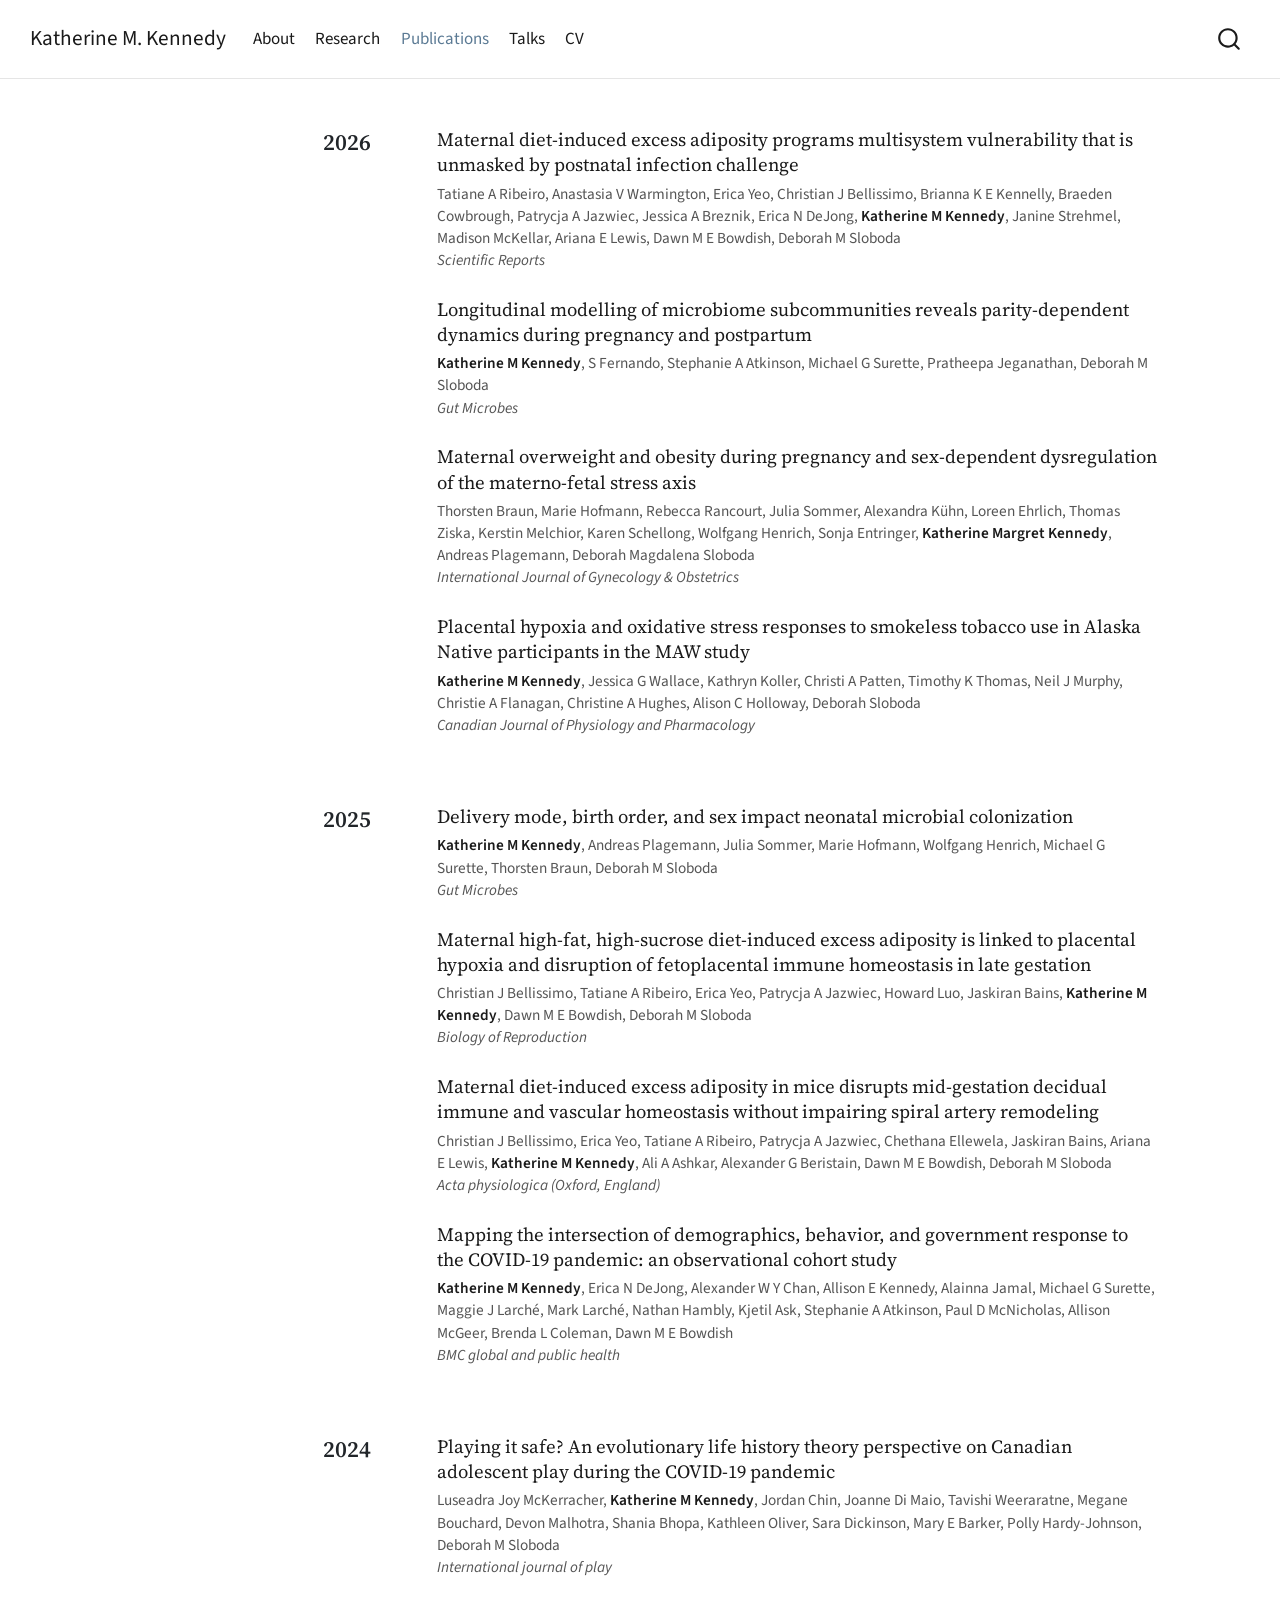
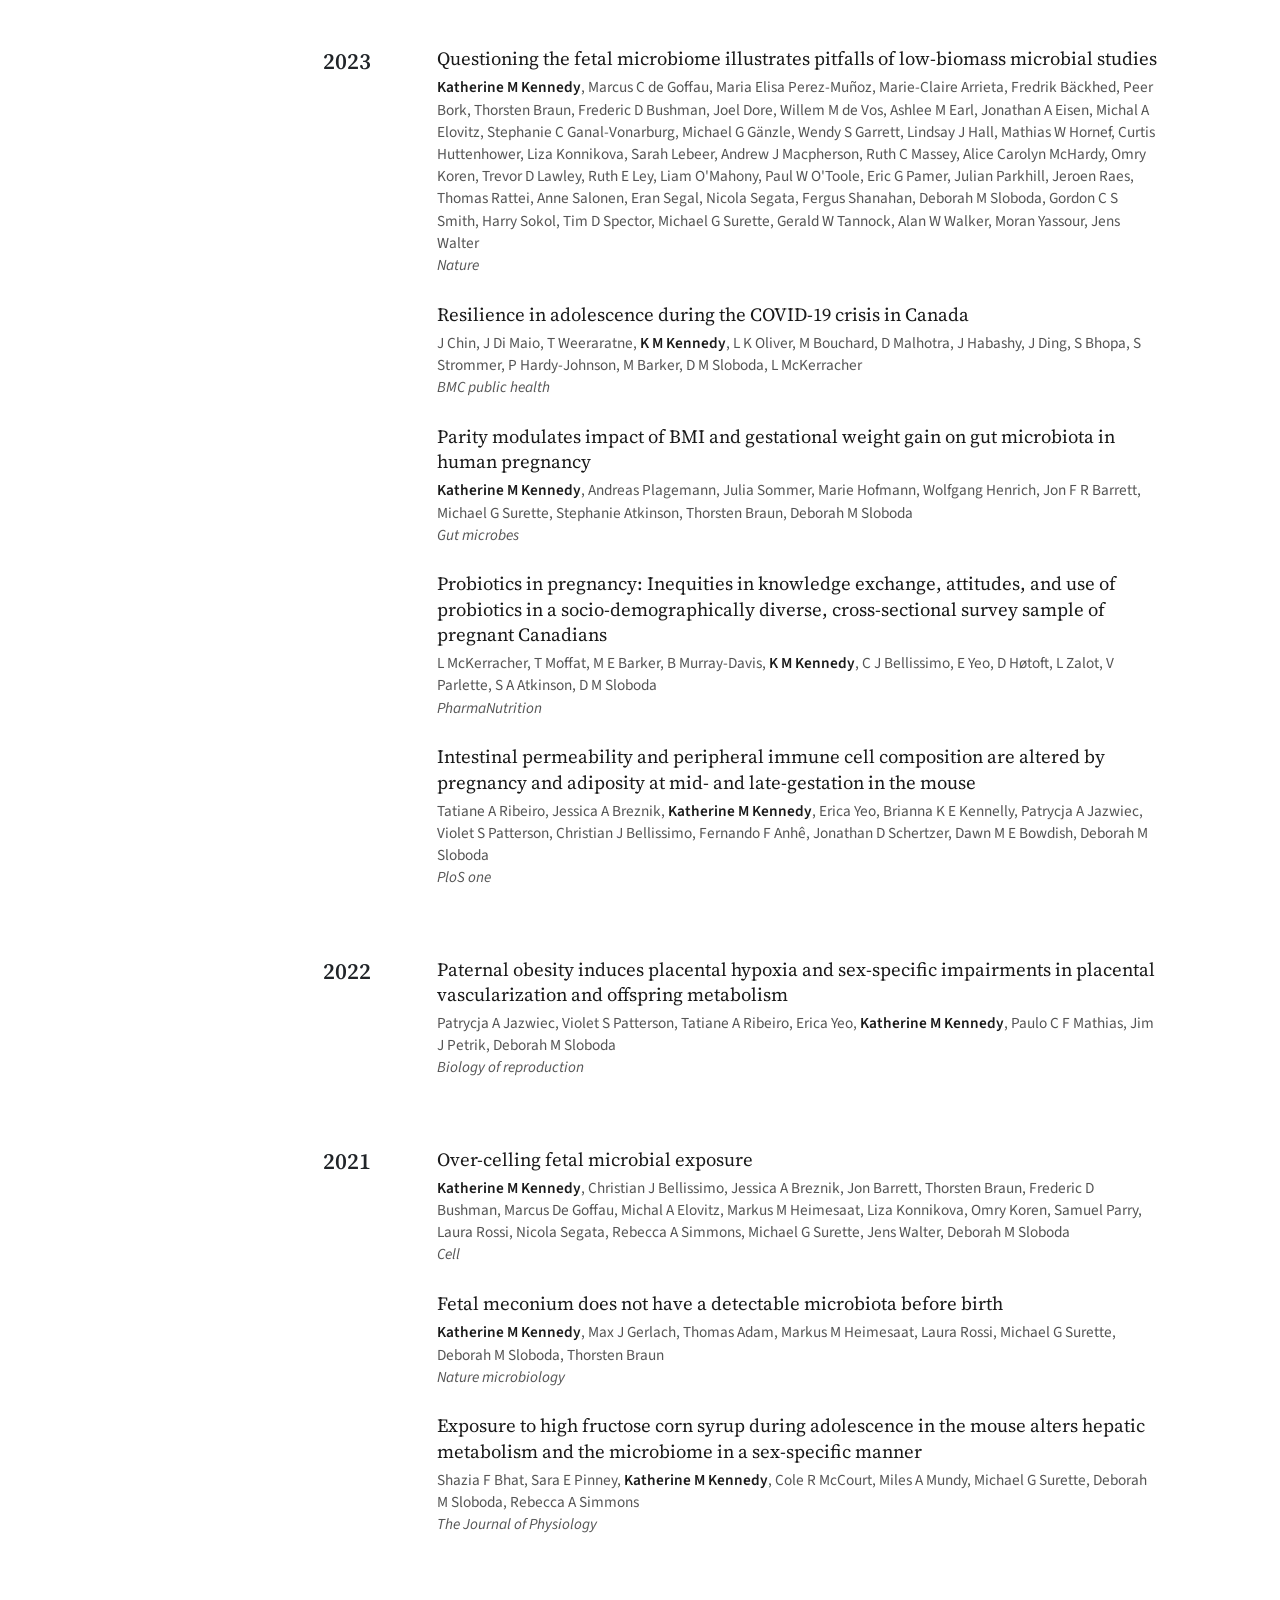
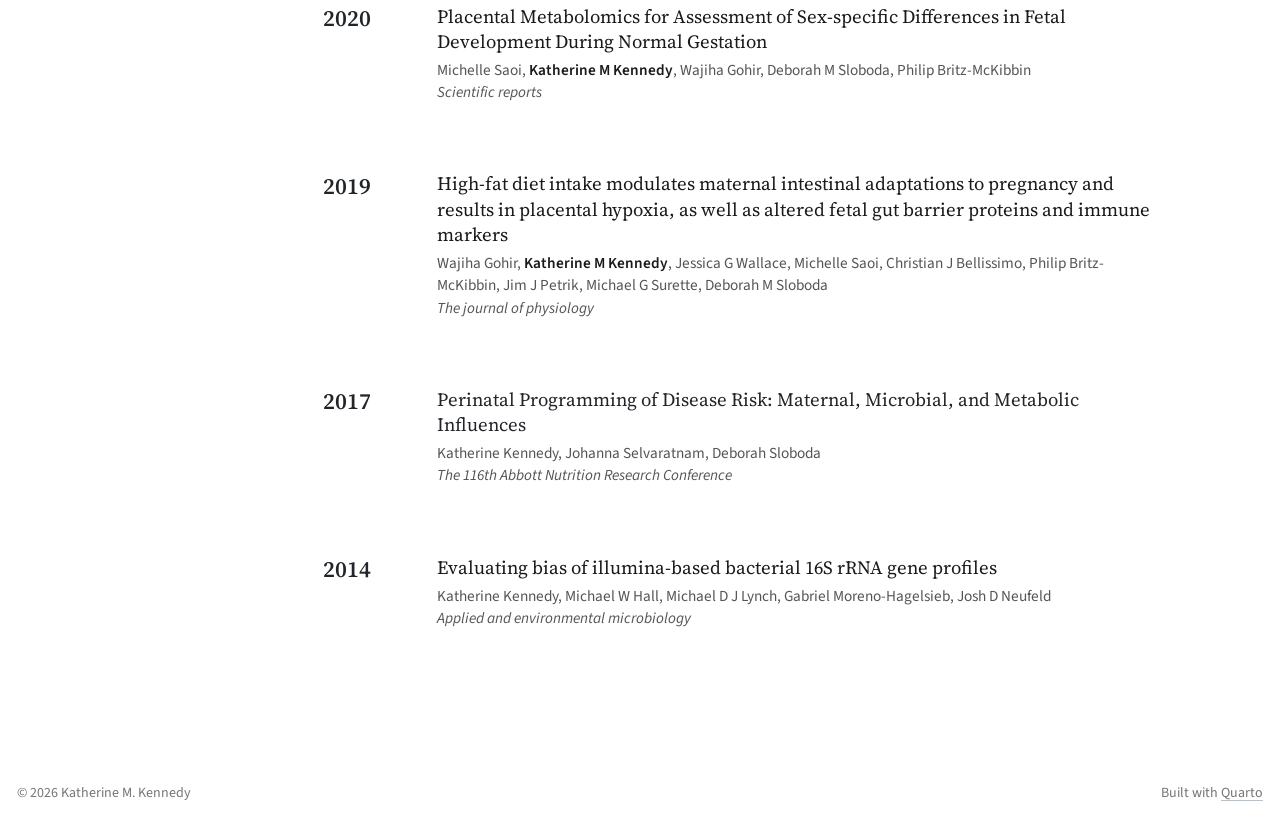
<file: publications.html>
<!DOCTYPE html>
<html xmlns="http://www.w3.org/1999/xhtml" lang="en" xml:lang="en"><head>

<meta charset="utf-8">
<meta name="generator" content="quarto-1.11.9">

<meta name="viewport" content="width=device-width, initial-scale=1.0, user-scalable=yes">


<title>Publications – Katherine M. Kennedy</title>
<style>
/* Default styles provided by pandoc.
** See https://pandoc.org/MANUAL.html#variables-for-html for config info.
*/
span.smallcaps{font-variant: small-caps;}
div.columns{display: flex; gap: 1.5em;}
div.column{flex: auto;}
@media screen {
div.columns{gap: min(4vw, 1.5em);}
div.column{overflow-x: auto;}
}
div.hanging-indent{margin-left: 1.5em; text-indent: -1.5em;}
ul.task-list{list-style: none;}
ul.task-list li input[type="checkbox"] {
  width: 0.8em;
  margin: 0 0.8em 0.2em -1em; /* quarto-specific, see https://github.com/quarto-dev/quarto-cli/issues/4556 */ 
  vertical-align: middle;
}
</style>


<script src="site_libs/quarto-nav/quarto-nav.js"></script>
<script src="site_libs/clipboard/clipboard.min.js"></script>
<script src="site_libs/quarto-search/autocomplete.umd.js"></script>
<script src="site_libs/quarto-search/fuse.min.js"></script>
<script src="site_libs/quarto-search/quarto-search.js"></script>
<meta name="quarto:offset" content="./">
<link href="./assets/favicon.svg" rel="icon" type="image/svg+xml">
<script src="site_libs/quarto-html/quarto.js" type="module"></script>
<script src="site_libs/quarto-html/tabsets/tabsets.js" type="module"></script>
<script src="site_libs/quarto-html/scrollable-regions/scrollable-regions.js" type="module"></script>
<script src="site_libs/quarto-html/popper.min.js"></script>
<script src="site_libs/quarto-html/tippy.umd.min.js"></script>
<script src="site_libs/quarto-html/anchor.min.js"></script>
<link href="site_libs/quarto-html/tippy.css" rel="stylesheet">
<link href="site_libs/quarto-html/quarto-syntax-highlighting-63b5708e65d6cd79cd7618c58d0c21e7.css" rel="stylesheet" id="quarto-text-highlighting-styles">
<script src="site_libs/bootstrap/bootstrap.min.js"></script>
<link href="site_libs/bootstrap/bootstrap-icons.css" rel="stylesheet">
<link href="site_libs/bootstrap/bootstrap-232d50b63fc36597427cd291c8ffc70c.min.css" rel="stylesheet" append-hash="true" id="quarto-bootstrap" data-mode="light">
<script id="quarto-search-options" type="application/json">{
  "location": "navbar",
  "copy-button": false,
  "collapse-after": 3,
  "panel-placement": "end",
  "type": "overlay",
  "limit": 50,
  "keyboard-shortcut": [
    "f",
    "/",
    "s"
  ],
  "language": {
    "search-no-results-text": "No results",
    "search-matching-documents-text": "matching documents",
    "search-copy-link-title": "Copy link to search",
    "search-hide-matches-text": "Hide additional matches",
    "search-more-match-text": "more match in this document",
    "search-more-matches-text": "more matches in this document",
    "search-clear-button-title": "Clear",
    "search-text-placeholder": "",
    "search-detached-cancel-button-title": "Cancel",
    "search-submit-button-title": "Submit",
    "search-label": "Search"
  }
}</script>


<meta property="og:title" content="Publications – Katherine M. Kennedy">
<meta property="og:site_name" content="Katherine M. Kennedy">
</head>

<body class="nav-fixed quarto-light"><a id="quarto-skip-link" class="visually-hidden-focusable" href="#quarto-document-content">Skip to main content</a>

<div id="quarto-search-results"></div>
  <header id="quarto-header" class="headroom fixed-top">
    <nav class="navbar navbar-expand-lg " data-bs-theme="dark" aria-label="Site">
      <div class="navbar-container container-fluid">
      <div class="navbar-brand-container mx-auto">
    <a class="navbar-brand" href="./index.html">
    <span class="navbar-title">Katherine M. Kennedy</span>
    </a>
  </div>
          <button class="navbar-toggler" type="button" data-bs-toggle="collapse" data-bs-target="#navbarCollapse" aria-controls="navbarCollapse" aria-expanded="false" aria-label="Toggle navigation" onclick="if (window.quartoToggleHeadroom) { window.quartoToggleHeadroom(); }">
  <span class="navbar-toggler-icon"></span>
</button>
          <div class="collapse navbar-collapse" id="navbarCollapse">
            <ul class="navbar-nav navbar-nav-scroll me-auto">
  <li class="nav-item">
    <a class="nav-link" href="./index.html"> 
<span class="menu-text">About</span></a>
  </li>  
  <li class="nav-item">
    <a class="nav-link" href="./research.html"> 
<span class="menu-text">Research</span></a>
  </li>  
  <li class="nav-item">
    <a class="nav-link active" href="./publications.html" aria-current="page"> 
<span class="menu-text">Publications</span></a>
  </li>  
  <li class="nav-item">
    <a class="nav-link" href="./talks.html"> 
<span class="menu-text">Talks</span></a>
  </li>  
  <li class="nav-item">
    <a class="nav-link" href="./cv.html"> 
<span class="menu-text">CV</span></a>
  </li>  
</ul>
          </div> <!-- /navcollapse -->
            <div class="quarto-navbar-tools">
</div>
            <div id="quarto-search" class="" title="Search"></div>
      </div> <!-- /container-fluid -->
    </nav>
</header>
<!-- content -->
<div id="quarto-content" class="quarto-container page-columns page-rows-contents page-layout-full page-navbar">
<!-- sidebar -->
<!-- margin-sidebar -->
    
<!-- main -->
<main class="content column-page" id="quarto-document-content" tabindex="-1">

<header id="title-block-header" class="quarto-title-block default">
<div class="quarto-title">
<h1 class="title">Publications</h1>
</div>



<div class="quarto-title-meta column-page">

    
  
    
  </div>
  


</header>


<div class="labelled">
<!-- Generated from publications.bib — edit that file, not this page. -->
<section class="level2 pub-year">
<h2 id="y2026" class="anchored" data-anchor-id="">
2026
</h2>
<div class="pub-item">
<p class="pub-title">
<a href="https://doi.org/10.1038/s41598-026-71711-y">Maternal diet-induced excess adiposity programs multisystem vulnerability that is unmasked by postnatal infection challenge</a>
</p>
<p class="pub-authors">
Tatiane A Ribeiro, Anastasia V Warmington, Erica Yeo, Christian J Bellissimo, Brianna K E Kennelly, Braeden Cowbrough, Patrycja A Jazwiec, Jessica A Breznik, Erica N DeJong, <strong>Katherine M Kennedy</strong>, Janine Strehmel, Madison McKellar, Ariana E Lewis, Dawn M E Bowdish, Deborah M Sloboda
</p>
<p class="pub-venue">
<em>Scientific Reports</em>
</p>
</div>
<div class="pub-item">
<p class="pub-title">
<a href="https://doi.org/10.1080/19490976.2026.2690907">Longitudinal modelling of microbiome subcommunities reveals parity-dependent dynamics during pregnancy and postpartum</a>
</p>
<p class="pub-authors">
<strong>Katherine M Kennedy</strong>, S Fernando, Stephanie A Atkinson, Michael G Surette, Pratheepa Jeganathan, Deborah M Sloboda
</p>
<p class="pub-venue">
<em>Gut Microbes</em>
</p>
</div>
<div class="pub-item">
<p class="pub-title">
<a href="https://doi.org/10.1002/ijgo.71165">Maternal overweight and obesity during pregnancy and sex-dependent dysregulation of the materno-fetal stress axis</a>
</p>
<p class="pub-authors">
Thorsten Braun, Marie Hofmann, Rebecca Rancourt, Julia Sommer, Alexandra Kühn, Loreen Ehrlich, Thomas Ziska, Kerstin Melchior, Karen Schellong, Wolfgang Henrich, Sonja Entringer, <strong>Katherine Margret Kennedy</strong>, Andreas Plagemann, Deborah Magdalena Sloboda
</p>
<p class="pub-venue">
<em>International Journal of Gynecology &amp; Obstetrics</em>
</p>
</div>
<div class="pub-item">
<p class="pub-title">
<a href="https://doi.org/10.1139/cjpp-2025-0271">Placental hypoxia and oxidative stress responses to smokeless tobacco use in Alaska Native participants in the MAW study</a>
</p>
<p class="pub-authors">
<strong>Katherine M Kennedy</strong>, Jessica G Wallace, Kathryn Koller, Christi A Patten, Timothy K Thomas, Neil J Murphy, Christie A Flanagan, Christine A Hughes, Alison C Holloway, Deborah Sloboda
</p>
<p class="pub-venue">
<em>Canadian Journal of Physiology and Pharmacology</em>
</p>
</div>
</section>
<section class="level2 pub-year">
<h2 id="y2025" class="anchored" data-anchor-id="">
2025
</h2>
<div class="pub-item">
<p class="pub-title">
<a href="https://doi.org/10.1080/19490976.2025.2491667">Delivery mode, birth order, and sex impact neonatal microbial colonization</a>
</p>
<p class="pub-authors">
<strong>Katherine M Kennedy</strong>, Andreas Plagemann, Julia Sommer, Marie Hofmann, Wolfgang Henrich, Michael G Surette, Thorsten Braun, Deborah M Sloboda
</p>
<p class="pub-venue">
<em>Gut Microbes</em>
</p>
</div>
<div class="pub-item">
<p class="pub-title">
<a href="https://doi.org/10.1093/biolre/ioaf143">Maternal high-fat, high-sucrose diet-induced excess adiposity is linked to placental hypoxia and disruption of fetoplacental immune homeostasis in late gestation</a>
</p>
<p class="pub-authors">
Christian J Bellissimo, Tatiane A Ribeiro, Erica Yeo, Patrycja A Jazwiec, Howard Luo, Jaskiran Bains, <strong>Katherine M Kennedy</strong>, Dawn M E Bowdish, Deborah M Sloboda
</p>
<p class="pub-venue">
<em>Biology of Reproduction</em>
</p>
</div>
<div class="pub-item">
<p class="pub-title">
<a href="https://doi.org/10.1111/apha.70130">Maternal diet‐induced excess adiposity in mice disrupts mid‐gestation decidual immune and vascular homeostasis without impairing spiral artery remodeling</a>
</p>
<p class="pub-authors">
Christian J Bellissimo, Erica Yeo, Tatiane A Ribeiro, Patrycja A Jazwiec, Chethana Ellewela, Jaskiran Bains, Ariana E Lewis, <strong>Katherine M Kennedy</strong>, Ali A Ashkar, Alexander G Beristain, Dawn M E Bowdish, Deborah M Sloboda
</p>
<p class="pub-venue">
<em>Acta physiologica (Oxford, England)</em>
</p>
</div>
<div class="pub-item">
<p class="pub-title">
<a href="https://doi.org/10.1186/s44263-025-00162-w">Mapping the intersection of demographics, behavior, and government response to the COVID-19 pandemic: an observational cohort study</a>
</p>
<p class="pub-authors">
<strong>Katherine M Kennedy</strong>, Erica N DeJong, Alexander W Y Chan, Allison E Kennedy, Alainna Jamal, Michael G Surette, Maggie J Larché, Mark Larché, Nathan Hambly, Kjetil Ask, Stephanie A Atkinson, Paul D McNicholas, Allison McGeer, Brenda L Coleman, Dawn M E Bowdish
</p>
<p class="pub-venue">
<em>BMC global and public health</em>
</p>
</div>
</section>
<section class="level2 pub-year">
<h2 id="y2024" class="anchored" data-anchor-id="">
2024
</h2>
<div class="pub-item">
<p class="pub-title">
<a href="https://doi.org/10.1080/21594937.2024.2388955">Playing it safe? An evolutionary life history theory perspective on Canadian adolescent play during the COVID-19 pandemic</a>
</p>
<p class="pub-authors">
Luseadra Joy McKerracher, <strong>Katherine M Kennedy</strong>, Jordan Chin, Joanne Di Maio, Tavishi Weeraratne, Megane Bouchard, Devon Malhotra, Shania Bhopa, Kathleen Oliver, Sara Dickinson, Mary E Barker, Polly Hardy-Johnson, Deborah M Sloboda
</p>
<p class="pub-venue">
<em>International journal of play</em>
</p>
</div>
</section>
<section class="level2 pub-year">
<h2 id="y2023" class="anchored" data-anchor-id="">
2023
</h2>
<div class="pub-item">
<p class="pub-title">
<a href="https://doi.org/10.1038/s41586-022-05546-8">Questioning the fetal microbiome illustrates pitfalls of low-biomass microbial studies</a>
</p>
<p class="pub-authors">
<strong>Katherine M Kennedy</strong>, Marcus C de Goffau, Maria Elisa Perez-Muñoz, Marie-Claire Arrieta, Fredrik Bäckhed, Peer Bork, Thorsten Braun, Frederic D Bushman, Joel Dore, Willem M de Vos, Ashlee M Earl, Jonathan A Eisen, Michal A Elovitz, Stephanie C Ganal-Vonarburg, Michael G Gänzle, Wendy S Garrett, Lindsay J Hall, Mathias W Hornef, Curtis Huttenhower, Liza Konnikova, Sarah Lebeer, Andrew J Macpherson, Ruth C Massey, Alice Carolyn McHardy, Omry Koren, Trevor D Lawley, Ruth E Ley, Liam O'Mahony, Paul W O'Toole, Eric G Pamer, Julian Parkhill, Jeroen Raes, Thomas Rattei, Anne Salonen, Eran Segal, Nicola Segata, Fergus Shanahan, Deborah M Sloboda, Gordon C S Smith, Harry Sokol, Tim D Spector, Michael G Surette, Gerald W Tannock, Alan W Walker, Moran Yassour, Jens Walter
</p>
<p class="pub-venue">
<em>Nature</em>
</p>
</div>
<div class="pub-item">
<p class="pub-title">
<a href="https://doi.org/10.1186/s12889-023-15813-6">Resilience in adolescence during the COVID-19 crisis in Canada</a>
</p>
<p class="pub-authors">
J Chin, J Di Maio, T Weeraratne, <strong>K M Kennedy</strong>, L K Oliver, M Bouchard, D Malhotra, J Habashy, J Ding, S Bhopa, S Strommer, P Hardy-Johnson, M Barker, D M Sloboda, L McKerracher
</p>
<p class="pub-venue">
<em>BMC public health</em>
</p>
</div>
<div class="pub-item">
<p class="pub-title">
<a href="https://doi.org/10.1080/19490976.2023.2259316">Parity modulates impact of BMI and gestational weight gain on gut microbiota in human pregnancy</a>
</p>
<p class="pub-authors">
<strong>Katherine M Kennedy</strong>, Andreas Plagemann, Julia Sommer, Marie Hofmann, Wolfgang Henrich, Jon F R Barrett, Michael G Surette, Stephanie Atkinson, Thorsten Braun, Deborah M Sloboda
</p>
<p class="pub-venue">
<em>Gut microbes</em>
</p>
</div>
<div class="pub-item">
<p class="pub-title">
<a href="https://doi.org/10.1016/j.phanu.2023.100344">Probiotics in pregnancy: Inequities in knowledge exchange, attitudes, and use of probiotics in a socio-demographically diverse, cross-sectional survey sample of pregnant Canadians</a>
</p>
<p class="pub-authors">
L McKerracher, T Moffat, M E Barker, B Murray-Davis, <strong>K M Kennedy</strong>, C J Bellissimo, E Yeo, D Høtoft, L Zalot, V Parlette, S A Atkinson, D M Sloboda
</p>
<p class="pub-venue">
<em>PharmaNutrition</em>
</p>
</div>
<div class="pub-item">
<p class="pub-title">
<a href="https://doi.org/10.1371/journal.pone.0284972">Intestinal permeability and peripheral immune cell composition are altered by pregnancy and adiposity at mid- and late-gestation in the mouse</a>
</p>
<p class="pub-authors">
Tatiane A Ribeiro, Jessica A Breznik, <strong>Katherine M Kennedy</strong>, Erica Yeo, Brianna K E Kennelly, Patrycja A Jazwiec, Violet S Patterson, Christian J Bellissimo, Fernando F Anhê, Jonathan D Schertzer, Dawn M E Bowdish, Deborah M Sloboda
</p>
<p class="pub-venue">
<em>PloS one</em>
</p>
</div>
</section>
<section class="level2 pub-year">
<h2 id="y2022" class="anchored" data-anchor-id="">
2022
</h2>
<div class="pub-item">
<p class="pub-title">
<a href="https://doi.org/10.1093/biolre/ioac066">Paternal obesity induces placental hypoxia and sex-specific impairments in placental vascularization and offspring metabolism</a>
</p>
<p class="pub-authors">
Patrycja A Jazwiec, Violet S Patterson, Tatiane A Ribeiro, Erica Yeo, <strong>Katherine M Kennedy</strong>, Paulo C F Mathias, Jim J Petrik, Deborah M Sloboda
</p>
<p class="pub-venue">
<em>Biology of reproduction</em>
</p>
</div>
</section>
<section class="level2 pub-year">
<h2 id="y2021" class="anchored" data-anchor-id="">
2021
</h2>
<div class="pub-item">
<p class="pub-title">
<a href="https://doi.org/10.1016/j.cell.2021.10.026">Over-celling fetal microbial exposure</a>
</p>
<p class="pub-authors">
<strong>Katherine M Kennedy</strong>, Christian J Bellissimo, Jessica A Breznik, Jon Barrett, Thorsten Braun, Frederic D Bushman, Marcus De Goffau, Michal A Elovitz, Markus M Heimesaat, Liza Konnikova, Omry Koren, Samuel Parry, Laura Rossi, Nicola Segata, Rebecca A Simmons, Michael G Surette, Jens Walter, Deborah M Sloboda
</p>
<p class="pub-venue">
<em>Cell</em>
</p>
</div>
<div class="pub-item">
<p class="pub-title">
<a href="https://doi.org/10.1038/s41564-021-00904-0">Fetal meconium does not have a detectable microbiota before birth</a>
</p>
<p class="pub-authors">
<strong>Katherine M Kennedy</strong>, Max J Gerlach, Thomas Adam, Markus M Heimesaat, Laura Rossi, Michael G Surette, Deborah M Sloboda, Thorsten Braun
</p>
<p class="pub-venue">
<em>Nature microbiology</em>
</p>
</div>
<div class="pub-item">
<p class="pub-title">
<a href="https://doi.org/10.1113/jp280034">Exposure to high fructose corn syrup during adolescence in the mouse alters hepatic metabolism and the microbiome in a sex-specific manner</a>
</p>
<p class="pub-authors">
Shazia F Bhat, Sara E Pinney, <strong>Katherine M Kennedy</strong>, Cole R McCourt, Miles A Mundy, Michael G Surette, Deborah M Sloboda, Rebecca A Simmons
</p>
<p class="pub-venue">
<em>The Journal of Physiology</em>
</p>
</div>
</section>
<section class="level2 pub-year">
<h2 id="y2020" class="anchored" data-anchor-id="">
2020
</h2>
<div class="pub-item">
<p class="pub-title">
<a href="https://doi.org/10.1038/s41598-020-66222-3">Placental Metabolomics for Assessment of Sex-specific Differences in Fetal Development During Normal Gestation</a>
</p>
<p class="pub-authors">
Michelle Saoi, <strong>Katherine M Kennedy</strong>, Wajiha Gohir, Deborah M Sloboda, Philip Britz-McKibbin
</p>
<p class="pub-venue">
<em>Scientific reports</em>
</p>
</div>
</section>
<section class="level2 pub-year">
<h2 id="y2019" class="anchored" data-anchor-id="">
2019
</h2>
<div class="pub-item">
<p class="pub-title">
<a href="https://doi.org/10.1113/JP277353">High-fat diet intake modulates maternal intestinal adaptations to pregnancy and results in placental hypoxia, as well as altered fetal gut barrier proteins and immune markers</a>
</p>
<p class="pub-authors">
Wajiha Gohir, <strong>Katherine M Kennedy</strong>, Jessica G Wallace, Michelle Saoi, Christian J Bellissimo, Philip Britz-McKibbin, Jim J Petrik, Michael G Surette, Deborah M Sloboda
</p>
<p class="pub-venue">
<em>The journal of physiology</em>
</p>
</div>
</section>
<section class="level2 pub-year">
<h2 id="y2017" class="anchored" data-anchor-id="">
2017
</h2>
<div class="pub-item">
<p class="pub-title">
Perinatal Programming of Disease Risk: Maternal, Microbial, and Metabolic Influences
</p>
<p class="pub-authors">
Katherine Kennedy, Johanna Selvaratnam, Deborah Sloboda
</p>
<p class="pub-venue">
<em>The 116th Abbott Nutrition Research Conference</em>
</p>
</div>
</section>
<section class="level2 pub-year">
<h2 id="y2014" class="anchored" data-anchor-id="">
2014
</h2>
<div class="pub-item">
<p class="pub-title">
<a href="https://doi.org/10.1128/AEM.01451-14">Evaluating bias of illumina-based bacterial 16S rRNA gene profiles</a>
</p>
<p class="pub-authors">
Katherine Kennedy, Michael W Hall, Michael D J Lynch, Gabriel Moreno-Hagelsieb, Josh D Neufeld
</p>
<p class="pub-venue">
<em>Applied and environmental microbiology</em>
</p>
</div>
</section>
</div>



</main> <!-- /main -->
<script id="quarto-html-after-body" type="application/javascript">
  window.document.addEventListener("DOMContentLoaded", function (event) {
    const icon = "";
    const anchorJS = new window.AnchorJS();
    anchorJS.options = {
      placement: 'right',
      icon: icon
    };
    anchorJS.add('.anchored');
    const isCodeAnnotation = (el) => {
      for (const clz of el.classList) {
        if (clz.startsWith('code-annotation-')) {                     
          return true;
        }
      }
      return false;
    }
    const onCopySuccess = function(e) {
      // button target
      const button = e.trigger;
      // don't keep focus
      button.blur();
      // flash "checked"
      button.classList.add('code-copy-button-checked');
      var currentTitle = button.getAttribute("title");
      button.setAttribute("title", "Copied!");
      let tooltip;
      if (window.bootstrap) {
        button.setAttribute("data-bs-toggle", "tooltip");
        button.setAttribute("data-bs-placement", "left");
        button.setAttribute("data-bs-title", "Copied!");
        tooltip = new bootstrap.Tooltip(button, 
          { trigger: "manual", 
            customClass: "code-copy-button-tooltip",
            offset: [0, -8]});
        tooltip.show();    
      }
      setTimeout(function() {
        if (tooltip) {
          tooltip.hide();
          button.removeAttribute("data-bs-title");
          button.removeAttribute("data-bs-toggle");
          button.removeAttribute("data-bs-placement");
        }
        button.setAttribute("title", currentTitle);
        button.classList.remove('code-copy-button-checked');
      }, 1000);
      // clear code selection
      e.clearSelection();
    }
    const getTextToCopy = function(trigger) {
      const outerScaffold = trigger.parentElement.cloneNode(true);
      const codeEl = outerScaffold.querySelector('code');
      for (const childEl of codeEl.children) {
        if (isCodeAnnotation(childEl)) {
          childEl.remove();
        }
      }
      return codeEl.innerText;
    }
    const clipboard = new window.ClipboardJS('.code-copy-button:not([data-in-quarto-modal])', {
      text: getTextToCopy
    });
    clipboard.on('success', onCopySuccess);
    if (window.document.getElementById('quarto-embedded-source-code-modal')) {
      const clipboardModal = new window.ClipboardJS('.code-copy-button[data-in-quarto-modal]', {
        text: getTextToCopy,
        container: window.document.getElementById('quarto-embedded-source-code-modal')
      });
      clipboardModal.on('success', onCopySuccess);
    }
      var localhostRegex = new RegExp(/^(?:http|https):\/\/localhost\:?[0-9]*\//);
      var mailtoRegex = new RegExp(/^mailto:/);
        var filterRegex = new RegExp("https:\/\/katekennedy\.ca");
      var isInternal = (href) => {
          return filterRegex.test(href) || localhostRegex.test(href) || mailtoRegex.test(href);
      }
      // Inspect non-navigation links and adorn them if external
      window.quartoDecorateExternalLinks = function (root) {
     var links = (root || window.document).querySelectorAll('a[href]:not(.nav-link):not(.navbar-brand):not(.toc-action):not(.sidebar-link):not(.sidebar-item-toggle):not(.pagination-link):not(.no-external):not([aria-hidden]):not(.dropdown-item):not(.quarto-navigation-tool):not(.about-link)');
      for (var i=0; i<links.length; i++) {
        const link = links[i];
        if (!isInternal(link.href)) {
          // undo the damage that might have been done by quarto-nav.js in the case of
          // links that we want to consider external
          if (link.dataset.originalHref !== undefined) {
            link.href = link.dataset.originalHref;
          }
          if (!link.classList.contains('no-external-icon')) {
          }
        }
      }
      };
      window.quartoDecorateExternalLinks(window.document);
    // Esc closes the popup (WCAG 1.4.13) and focus leaving both trigger and
    // popup closes it (WCAG 2.4.11); tippy handles neither for interactive popups.
    const hideOnEscAndFocusOut = {
      name: 'hideOnEscAndFocusOut',
      defaultValue: true,
      fn(instance) {
        const dismiss = () => {
          // A show scheduled by the trigger delay would otherwise reopen it
          instance.clearDelayTimeouts();
          instance.hide();
        };
        const onKeyDown = (event) => {
          if (event.key !== 'Escape') {
            return;
          }
          // Keep Esc from also reaching page handlers (e.g. reveal.js overview),
          // except an open reveal.js slide menu, which Esc should close too.
          // The menu handles keys only when its keyboard option is on.
          const menuHandlesEsc = window.Reveal?.getPlugin?.('menu')?.isOpen() &&
            window.Reveal.getConfig().menu?.keyboard !== false;
          if (!menuHandlesEsc) {
            event.stopPropagation();
          }
          if (instance.popper.contains(window.document.activeElement)) {
            // Disabled while refocusing so the focus trigger does not reopen it
            instance.disable();
            instance.reference.focus();
            instance.enable();
          }
          dismiss();
        };
        const onFocusOut = (event) => {
          const target = event.relatedTarget;
          if (target && !instance.reference.contains(target) &&
              !instance.popper.contains(target)) {
            dismiss();
          }
        };
        // On the trigger too: a click trigger (code-annotations: select) has no
        // blur handling. Attached for the instance's lifetime so leaving the
        // trigger also cancels a show still pending on the trigger delay.
        instance.reference.addEventListener('focusout', onFocusOut);
        return {
          onShow() {
            window.document.addEventListener('keydown', onKeyDown, true);
            instance.popper.addEventListener('focusout', onFocusOut);
          },
          onHide() {
            window.document.removeEventListener('keydown', onKeyDown, true);
            instance.popper.removeEventListener('focusout', onFocusOut);
          },
          onDestroy() {
            instance.reference.removeEventListener('focusout', onFocusOut);
          },
        };
      },
    };
    function tippyHover(el, contentFn, onTriggerFn, onUntriggerFn) {
      const config = {
        allowHTML: true,
        maxWidth: 500,
        delay: 100,
        arrow: false,
        appendTo: function(el) {
            return el.parentElement;
        },
        interactive: true,
        interactiveBorder: 10,
        theme: 'quarto',
        placement: 'bottom-start',
        plugins: [hideOnEscAndFocusOut],
      };
      if (contentFn) {
        config.content = contentFn;
      }
      if (onTriggerFn) {
        config.onTrigger = onTriggerFn;
      }
      if (onUntriggerFn) {
        config.onUntrigger = onUntriggerFn;
      }
      window.tippy(el, config); 
    }
    const noterefs = window.document.querySelectorAll('a[role="doc-noteref"]');
    for (var i=0; i<noterefs.length; i++) {
      const ref = noterefs[i];
      tippyHover(ref, function() {
        // use id or data attribute instead here
        let href = ref.getAttribute('data-footnote-href') || ref.getAttribute('href');
        try { href = new URL(href).hash; } catch {}
        const id = href.replace(/^#\/?/, "");
        const note = window.document.getElementById(id);
        if (note) {
          return note.innerHTML;
        } else {
          return "";
        }
      });
    }
    const xrefs = window.document.querySelectorAll('a.quarto-xref');
    const processXRef = (id, note) => {
      // Strip column container classes
      const stripColumnClz = (el) => {
        el.classList.remove("page-full", "page-columns");
        if (el.children) {
          for (const child of el.children) {
            stripColumnClz(child);
          }
        }
      }
      stripColumnClz(note)
      if (id === null || id.startsWith('sec-')) {
        // Special case sections, only their first couple elements
        const container = document.createElement("div");
        if (note.children && note.children.length > 2) {
          container.appendChild(note.children[0].cloneNode(true));
          for (let i = 1; i < note.children.length; i++) {
            const child = note.children[i];
            if (child.tagName === "P" && child.innerText === "") {
              continue;
            } else {
              container.appendChild(child.cloneNode(true));
              break;
            }
          }
          if (window.Quarto?.typesetMath) {
            window.Quarto.typesetMath(container);
          }
          return container.innerHTML
        } else {
          if (window.Quarto?.typesetMath) {
            window.Quarto.typesetMath(note);
          }
          return note.innerHTML;
        }
      } else {
        // Remove any anchor links if they are present
        const anchorLink = note.querySelector('a.anchorjs-link');
        if (anchorLink) {
          anchorLink.remove();
        }
        if (window.Quarto?.typesetMath) {
          window.Quarto.typesetMath(note);
        }
        if (note.classList.contains("callout")) {
          return note.outerHTML;
        } else {
          return note.innerHTML;
        }
      }
    }
    for (var i=0; i<xrefs.length; i++) {
      const xref = xrefs[i];
      tippyHover(xref, undefined, function(instance) {
        instance.disable();
        let url = xref.getAttribute('href');
        let hash = undefined; 
        if (url.startsWith('#')) {
          hash = url;
        } else {
          try { hash = new URL(url).hash; } catch {}
        }
        if (hash) {
          const id = hash.replace(/^#\/?/, "");
          const note = window.document.getElementById(id);
          if (note !== null) {
            try {
              const html = processXRef(id, note.cloneNode(true));
              instance.setContent(html);
            } finally {
              instance.enable();
              instance.show();
            }
          } else {
            // See if we can fetch this
            fetch(url.split('#')[0])
            .then(res => res.text())
            .then(html => {
              const parser = new DOMParser();
              const htmlDoc = parser.parseFromString(html, "text/html");
              const note = htmlDoc.getElementById(id);
              if (note !== null) {
                const html = processXRef(id, note);
                instance.setContent(html);
              } 
            }).finally(() => {
              instance.enable();
              instance.show();
            });
          }
        } else {
          // See if we can fetch a full url (with no hash to target)
          // This is a special case and we should probably do some content thinning / targeting
          fetch(url)
          .then(res => res.text())
          .then(html => {
            const parser = new DOMParser();
            const htmlDoc = parser.parseFromString(html, "text/html");
            const note = htmlDoc.querySelector('main.content');
            if (note !== null) {
              // This should only happen for chapter cross references
              // (since there is no id in the URL)
              // remove the first header
              if (note.children.length > 0 && note.children[0].tagName === "HEADER") {
                note.children[0].remove();
              }
              const html = processXRef(null, note);
              instance.setContent(html);
            } 
          }).finally(() => {
            instance.enable();
            instance.show();
          });
        }
      }, function(instance) {
      });
    }
        let selectedAnnoteEl;
        const selectorForAnnotation = ( cell, annotation) => {
          let cellAttr = 'data-code-cell="' + cell + '"';
          let lineAttr = 'data-code-annotation="' +  annotation + '"';
          const selector = 'span[' + cellAttr + '][' + lineAttr + ']';
          return selector;
        }
        const selectCodeLines = (annoteEl) => {
          const doc = window.document;
          const targetCell = annoteEl.getAttribute("data-target-cell");
          const targetAnnotation = annoteEl.getAttribute("data-target-annotation");
          const annoteSpan = window.document.querySelector(selectorForAnnotation(targetCell, targetAnnotation));
          const lines = annoteSpan.getAttribute("data-code-lines").split(",");
          const lineIds = lines.map((line) => {
            return targetCell + "-" + line;
          })
          // Each band is positioned against its own containing block, which is
          // not the offsetParent of the lines, so place it from client rects.
          const placeBand = (band, firstEl, lastEl, codeBlock) => {
            const container = band.offsetParent;
            if (container === null) {
              return;
            }
            const containerRect = container.getBoundingClientRect();
            // Reveal.js scales slides with a transform, so convert client
            // pixels back to the CSS pixels of the container.
            const scale = containerRect.height / container.offsetHeight || 1;
            const firstRect = firstEl.getBoundingClientRect();
            const lastRect = lastEl.getBoundingClientRect();
            const top = (firstRect.top - containerRect.top) / scale - container.clientTop + container.scrollTop;
            const height = (lastRect.bottom - firstRect.top) / scale;
            band.style.top = top - 2 + "px";
            band.style.height = height + 4 + "px";
            if (codeBlock) {
              // Without the copy button wrapper, the containing block is wider
              // than the code block, so span the code block explicitly.
              const blockRect = codeBlock.getBoundingClientRect();
              band.style.left = (blockRect.left - containerRect.left) / scale - container.clientLeft + container.scrollLeft + "px";
              band.style.width = blockRect.width / scale + "px";
            }
          };
          if (lineIds.length > 0) {
            const el = window.document.getElementById(lineIds[0]);
            const lastEl = window.document.getElementById(lineIds[lineIds.length - 1]);
            const parent = el.parentElement.parentElement;
            // cook up a div (if necessary) and position it
            let div = window.document.getElementById("code-annotation-line-highlight");
            if (div === null) {
              div = window.document.createElement("div");
              div.setAttribute("id", "code-annotation-line-highlight");
              div.style.position = 'absolute';
              parent.appendChild(div);
            }
            placeBand(div, el, lastEl, parent.closest("div.sourceCode") || parent);
            let gutterDiv = window.document.getElementById("code-annotation-line-highlight-gutter");
            if (gutterDiv === null) {
              gutterDiv = window.document.createElement("div");
              gutterDiv.setAttribute("id", "code-annotation-line-highlight-gutter");
              gutterDiv.style.position = 'absolute';
              const codeCell = window.document.getElementById(targetCell);
              const gutter = codeCell.querySelector('.code-annotation-gutter');
              gutter.appendChild(gutterDiv);
            }
            placeBand(gutterDiv, el, lastEl);
            selectedAnnoteEl = annoteEl;
          }
        };
        const unselectCodeLines = () => {
          const elementsIds = ["code-annotation-line-highlight", "code-annotation-line-highlight-gutter"];
          elementsIds.forEach((elId) => {
            const div = window.document.getElementById(elId);
            if (div) {
              div.remove();
            }
          });
          selectedAnnoteEl = undefined;
        };
          // Handle positioning of the toggle
      window.addEventListener(
        "resize",
        throttle(() => {
          elRect = undefined;
          if (selectedAnnoteEl) {
            selectCodeLines(selectedAnnoteEl);
          }
        }, 10)
      );
      function throttle(fn, ms) {
      let throttle = false;
      let timer;
        return (...args) => {
          if(!throttle) { // first call gets through
              fn.apply(this, args);
              throttle = true;
          } else { // all the others get throttled
              if(timer) clearTimeout(timer); // cancel #2
              timer = setTimeout(() => {
                fn.apply(this, args);
                timer = throttle = false;
              }, ms);
          }
        };
      }
        // Attach click handler to the DT
        const annoteDls = window.document.querySelectorAll('dt[data-target-cell]');
        for (const annoteDlNode of annoteDls) {
          annoteDlNode.addEventListener('click', (event) => {
            const clickedEl = event.target;
            if (clickedEl !== selectedAnnoteEl) {
              unselectCodeLines();
              const activeEl = window.document.querySelector('dt[data-target-cell].code-annotation-active');
              if (activeEl) {
                activeEl.classList.remove('code-annotation-active');
              }
              selectCodeLines(clickedEl);
              clickedEl.classList.add('code-annotation-active');
            } else {
              // Unselect the line
              unselectCodeLines();
              clickedEl.classList.remove('code-annotation-active');
            }
          });
        }
    const findCites = (el) => {
      const parentEl = el.parentElement;
      if (parentEl) {
        const cites = parentEl.dataset.cites;
        if (cites) {
          return {
            el,
            cites: cites.split(' ')
          };
        } else {
          return findCites(el.parentElement)
        }
      } else {
        return undefined;
      }
    };
    var bibliorefs = window.document.querySelectorAll('a[role="doc-biblioref"]');
    for (var i=0; i<bibliorefs.length; i++) {
      const ref = bibliorefs[i];
      const citeInfo = findCites(ref);
      if (citeInfo) {
        tippyHover(citeInfo.el, function() {
          var popup = window.document.createElement('div');
          citeInfo.cites.forEach(function(cite) {
            var citeDiv = window.document.createElement('div');
            citeDiv.classList.add('hanging-indent');
            citeDiv.classList.add('csl-entry');
            var biblioDiv = window.document.getElementById('ref-' + cite);
            if (biblioDiv) {
              citeDiv.innerHTML = biblioDiv.innerHTML;
            }
            popup.appendChild(citeDiv);
          });
          return popup.innerHTML;
        });
      }
    }
  });
  </script>
  <script type="application/javascript">
  window.quartoScrollableRegionsLabels = {"code":"Scrollable code","output":"Scrollable output"};
  </script>
</div> <!-- /content -->
<footer class="footer">
  <div class="nav-footer">
    <div class="nav-footer-left">
<p>© 2026 Katherine M. Kennedy</p>
</div>   
    <div class="nav-footer-center">
      &nbsp;
    </div>
    <div class="nav-footer-right">
<p>Built with <a href="https://quarto.org">Quarto</a></p>
</div>
  </div>
</footer>




</body></html>
</file>
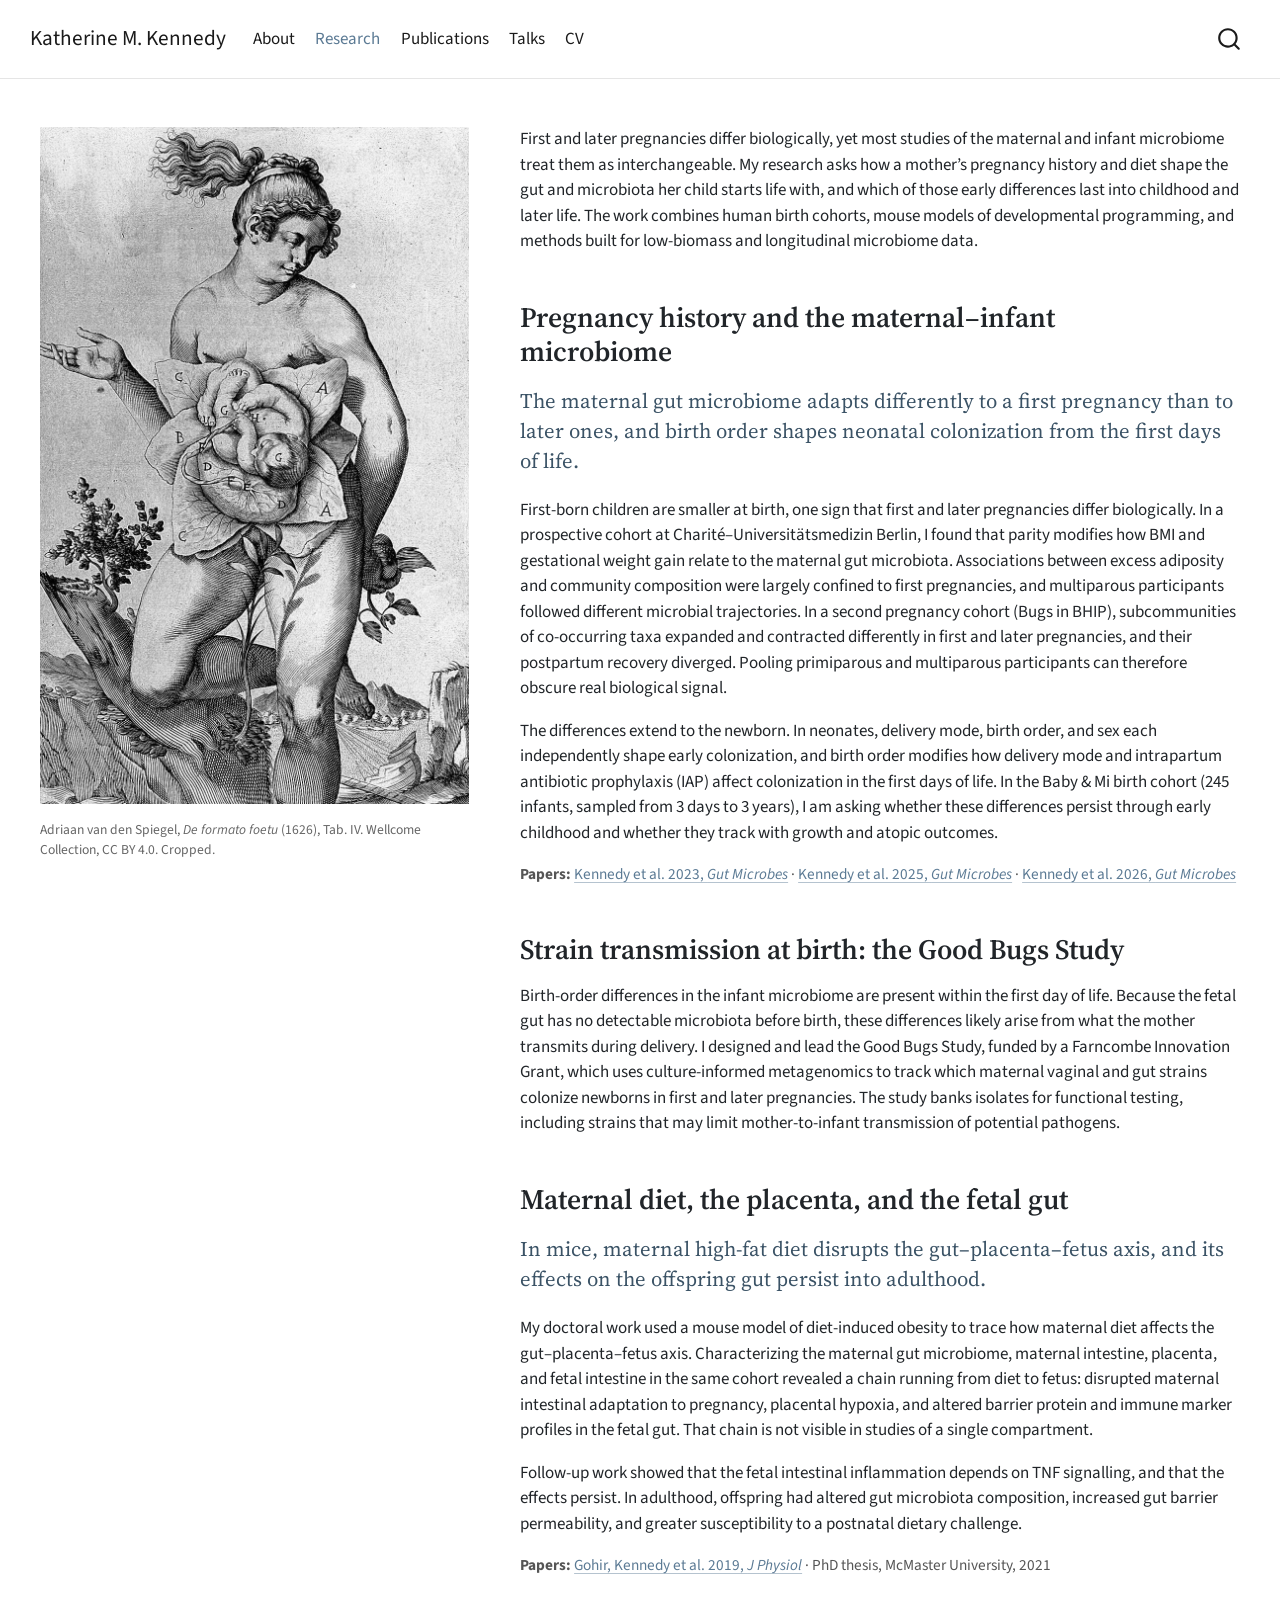
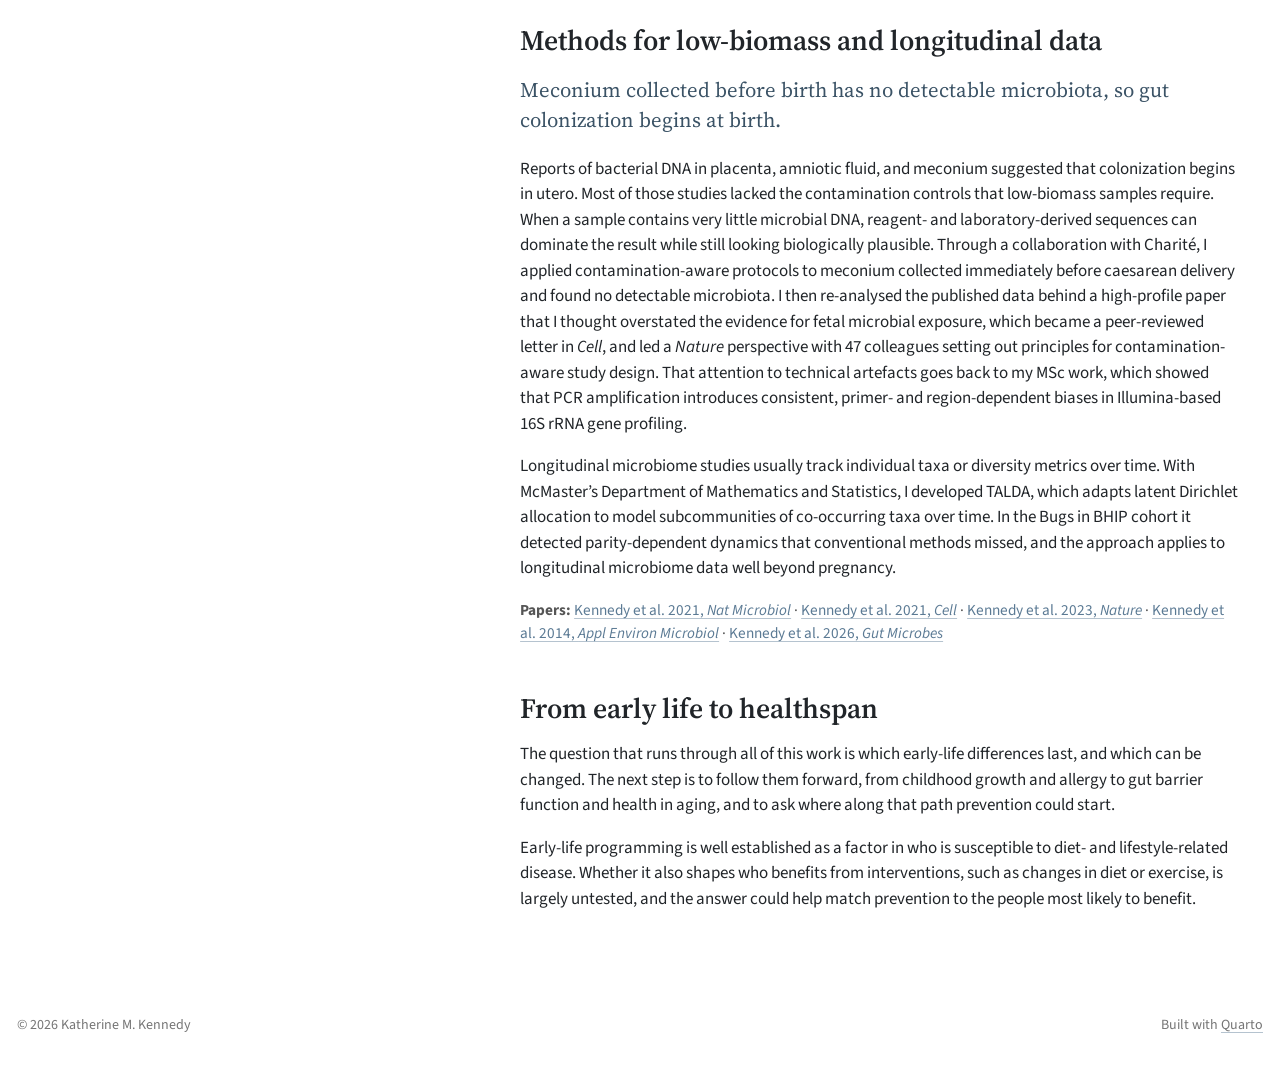
<file: research.html>
<!DOCTYPE html>
<html xmlns="http://www.w3.org/1999/xhtml" lang="en" xml:lang="en"><head>

<meta charset="utf-8">
<meta name="generator" content="quarto-1.11.9">

<meta name="viewport" content="width=device-width, initial-scale=1.0, user-scalable=yes">


<title>Research – Katherine M. Kennedy</title>
<style>
/* Default styles provided by pandoc.
** See https://pandoc.org/MANUAL.html#variables-for-html for config info.
*/
span.smallcaps{font-variant: small-caps;}
div.columns{display: flex; gap: 1.5em;}
div.column{flex: auto;}
@media screen {
div.columns{gap: min(4vw, 1.5em);}
div.column{overflow-x: auto;}
}
div.hanging-indent{margin-left: 1.5em; text-indent: -1.5em;}
ul.task-list{list-style: none;}
ul.task-list li input[type="checkbox"] {
  width: 0.8em;
  margin: 0 0.8em 0.2em -1em; /* quarto-specific, see https://github.com/quarto-dev/quarto-cli/issues/4556 */ 
  vertical-align: middle;
}
</style>


<script src="site_libs/quarto-nav/quarto-nav.js"></script>
<script src="site_libs/clipboard/clipboard.min.js"></script>
<script src="site_libs/quarto-search/autocomplete.umd.js"></script>
<script src="site_libs/quarto-search/fuse.min.js"></script>
<script src="site_libs/quarto-search/quarto-search.js"></script>
<meta name="quarto:offset" content="./">
<link href="./assets/favicon.svg" rel="icon" type="image/svg+xml">
<script src="site_libs/quarto-html/quarto.js" type="module"></script>
<script src="site_libs/quarto-html/tabsets/tabsets.js" type="module"></script>
<script src="site_libs/quarto-html/scrollable-regions/scrollable-regions.js" type="module"></script>
<script src="site_libs/quarto-html/popper.min.js"></script>
<script src="site_libs/quarto-html/tippy.umd.min.js"></script>
<script src="site_libs/quarto-html/anchor.min.js"></script>
<link href="site_libs/quarto-html/tippy.css" rel="stylesheet">
<link href="site_libs/quarto-html/quarto-syntax-highlighting-63b5708e65d6cd79cd7618c58d0c21e7.css" rel="stylesheet" id="quarto-text-highlighting-styles">
<script src="site_libs/bootstrap/bootstrap.min.js"></script>
<link href="site_libs/bootstrap/bootstrap-icons.css" rel="stylesheet">
<link href="site_libs/bootstrap/bootstrap-232d50b63fc36597427cd291c8ffc70c.min.css" rel="stylesheet" append-hash="true" id="quarto-bootstrap" data-mode="light">
<script id="quarto-search-options" type="application/json">{
  "location": "navbar",
  "copy-button": false,
  "collapse-after": 3,
  "panel-placement": "end",
  "type": "overlay",
  "limit": 50,
  "keyboard-shortcut": [
    "f",
    "/",
    "s"
  ],
  "language": {
    "search-no-results-text": "No results",
    "search-matching-documents-text": "matching documents",
    "search-copy-link-title": "Copy link to search",
    "search-hide-matches-text": "Hide additional matches",
    "search-more-match-text": "more match in this document",
    "search-more-matches-text": "more matches in this document",
    "search-clear-button-title": "Clear",
    "search-text-placeholder": "",
    "search-detached-cancel-button-title": "Cancel",
    "search-submit-button-title": "Submit",
    "search-label": "Search"
  }
}</script>


<meta property="og:title" content="Research">
<meta property="og:image" content="https://katekennedy.ca/assets/spigelius-1626-tab4_cropped.jpg">
<meta property="og:site_name" content="Katherine M. Kennedy">
<meta property="og:image:alt" content="Seventeenth-century engraving of a pregnant woman whose abdomen is opened like flower petals to show the fetus in the uterus.">
<meta property="og:image:height" content="1370">
<meta property="og:image:width" content="868">
</head>

<body class="nav-fixed quarto-light"><a id="quarto-skip-link" class="visually-hidden-focusable" href="#quarto-document-content">Skip to main content</a>

<div id="quarto-search-results"></div>
  <header id="quarto-header" class="headroom fixed-top">
    <nav class="navbar navbar-expand-lg " data-bs-theme="dark" aria-label="Site">
      <div class="navbar-container container-fluid">
      <div class="navbar-brand-container mx-auto">
    <a class="navbar-brand" href="./index.html">
    <span class="navbar-title">Katherine M. Kennedy</span>
    </a>
  </div>
          <button class="navbar-toggler" type="button" data-bs-toggle="collapse" data-bs-target="#navbarCollapse" aria-controls="navbarCollapse" aria-expanded="false" aria-label="Toggle navigation" onclick="if (window.quartoToggleHeadroom) { window.quartoToggleHeadroom(); }">
  <span class="navbar-toggler-icon"></span>
</button>
          <div class="collapse navbar-collapse" id="navbarCollapse">
            <ul class="navbar-nav navbar-nav-scroll me-auto">
  <li class="nav-item">
    <a class="nav-link" href="./index.html"> 
<span class="menu-text">About</span></a>
  </li>  
  <li class="nav-item">
    <a class="nav-link active" href="./research.html" aria-current="page"> 
<span class="menu-text">Research</span></a>
  </li>  
  <li class="nav-item">
    <a class="nav-link" href="./publications.html"> 
<span class="menu-text">Publications</span></a>
  </li>  
  <li class="nav-item">
    <a class="nav-link" href="./talks.html"> 
<span class="menu-text">Talks</span></a>
  </li>  
  <li class="nav-item">
    <a class="nav-link" href="./cv.html"> 
<span class="menu-text">CV</span></a>
  </li>  
</ul>
          </div> <!-- /navcollapse -->
            <div class="quarto-navbar-tools">
</div>
            <div id="quarto-search" class="" title="Search"></div>
      </div> <!-- /container-fluid -->
    </nav>
</header>
<!-- content -->
<div id="quarto-content" class="quarto-container page-columns page-rows-contents page-layout-full page-navbar">
<!-- sidebar -->
<!-- margin-sidebar -->
    
<!-- main -->
<main class="content column-page" id="quarto-document-content" tabindex="-1"><header id="title-block-header" class="quarto-title-block"></header>




<div class="research-layout">
<div class="research">
<div class="research-title h1 visually-hidden" role="heading" aria-level="1">Research</div>
<p>First and later pregnancies differ biologically, yet most studies of the maternal and infant microbiome treat them as interchangeable. My research asks how a mother’s pregnancy history and diet shape the gut and microbiota her child starts life with, and which of those early differences last into childhood and later life. The work combines human birth cohorts, mouse models of developmental programming, and methods built for low-biomass and longitudinal microbiome data.</p>
<section id="pregnancy-history-and-the-maternalinfant-microbiome" class="level2">
<h2 class="anchored" data-anchor-id="pregnancy-history-and-the-maternalinfant-microbiome">Pregnancy history and the maternal–infant microbiome</h2>
<div class="key-finding">
<p>The maternal gut microbiome adapts differently to a first pregnancy than to later ones, and birth order shapes neonatal colonization from the first days of life.</p>
</div>
<p>First-born children are smaller at birth, one sign that first and later pregnancies differ biologically. In a prospective cohort at Charité–Universitätsmedizin Berlin, I found that parity modifies how BMI and gestational weight gain relate to the maternal gut microbiota. Associations between excess adiposity and community composition were largely confined to first pregnancies, and multiparous participants followed different microbial trajectories. In a second pregnancy cohort (Bugs in BHIP), subcommunities of co-occurring taxa expanded and contracted differently in first and later pregnancies, and their postpartum recovery diverged. Pooling primiparous and multiparous participants can therefore obscure real biological signal.</p>
<p>The differences extend to the newborn. In neonates, delivery mode, birth order, and sex each independently shape early colonization, and birth order modifies how delivery mode and intrapartum antibiotic prophylaxis (IAP) affect colonization in the first days of life. In the Baby &amp; Mi birth cohort (245 infants, sampled from 3 days to 3 years), I am asking whether these differences persist through early childhood and whether they track with growth and atopic outcomes.</p>
<div class="papers">
<p><strong>Papers:</strong> <a href="https://doi.org/10.1080/19490976.2023.2259316">Kennedy et al.&nbsp;2023, <em>Gut Microbes</em></a> · <a href="https://doi.org/10.1080/19490976.2025.2491667">Kennedy et al.&nbsp;2025, <em>Gut Microbes</em></a> · <a href="https://doi.org/10.1080/19490976.2026.2690907">Kennedy et al.&nbsp;2026, <em>Gut Microbes</em></a></p>
</div>
</section>
<section id="strain-transmission-at-birth-the-good-bugs-study" class="level2">
<h2 class="anchored" data-anchor-id="strain-transmission-at-birth-the-good-bugs-study">Strain transmission at birth: the Good Bugs Study</h2>
<p>Birth-order differences in the infant microbiome are present within the first day of life. Because the fetal gut has no detectable microbiota before birth, these differences likely arise from what the mother transmits during delivery. I designed and lead the Good Bugs Study, funded by a Farncombe Innovation Grant, which uses culture-informed metagenomics to track which maternal vaginal and gut strains colonize newborns in first and later pregnancies. The study banks isolates for functional testing, including strains that may limit mother-to-infant transmission of potential pathogens.</p>
</section>
<section id="maternal-diet-the-placenta-and-the-fetal-gut" class="level2">
<h2 class="anchored" data-anchor-id="maternal-diet-the-placenta-and-the-fetal-gut">Maternal diet, the placenta, and the fetal gut</h2>
<div class="key-finding">
<p>In mice, maternal high-fat diet disrupts the gut–placenta–fetus axis, and its effects on the offspring gut persist into adulthood.</p>
</div>
<p>My doctoral work used a mouse model of diet-induced obesity to trace how maternal diet affects the gut–placenta–fetus axis. Characterizing the maternal gut microbiome, maternal intestine, placenta, and fetal intestine in the same cohort revealed a chain running from diet to fetus: disrupted maternal intestinal adaptation to pregnancy, placental hypoxia, and altered barrier protein and immune marker profiles in the fetal gut. That chain is not visible in studies of a single compartment.</p>
<p>Follow-up work showed that the fetal intestinal inflammation depends on TNF signalling, and that the effects persist. In adulthood, offspring had altered gut microbiota composition, increased gut barrier permeability, and greater susceptibility to a postnatal dietary challenge.</p>
<div class="papers">
<p><strong>Papers:</strong> <a href="https://doi.org/10.1113/JP277353">Gohir, Kennedy et al.&nbsp;2019, <em>J Physiol</em></a> · PhD thesis, McMaster University, 2021</p>
</div>
</section>
<section id="methods-for-low-biomass-and-longitudinal-data" class="level2">
<h2 class="anchored" data-anchor-id="methods-for-low-biomass-and-longitudinal-data">Methods for low-biomass and longitudinal data</h2>
<div class="key-finding">
<p>Meconium collected before birth has no detectable microbiota, so gut colonization begins at birth.</p>
</div>
<p>Reports of bacterial DNA in placenta, amniotic fluid, and meconium suggested that colonization begins in utero. Most of those studies lacked the contamination controls that low-biomass samples require. When a sample contains very little microbial DNA, reagent- and laboratory-derived sequences can dominate the result while still looking biologically plausible. Through a collaboration with Charité, I applied contamination-aware protocols to meconium collected immediately before caesarean delivery and found no detectable microbiota. I then re-analysed the published data behind a high-profile paper that I thought overstated the evidence for fetal microbial exposure, which became a peer-reviewed letter in <em>Cell</em>, and led a <em>Nature</em> perspective with 47 colleagues setting out principles for contamination-aware study design. That attention to technical artefacts goes back to my MSc work, which showed that PCR amplification introduces consistent, primer- and region-dependent biases in Illumina-based 16S rRNA gene profiling.</p>
<p>Longitudinal microbiome studies usually track individual taxa or diversity metrics over time. With McMaster’s Department of Mathematics and Statistics, I developed TALDA, which adapts latent Dirichlet allocation to model subcommunities of co-occurring taxa over time. In the Bugs in BHIP cohort it detected parity-dependent dynamics that conventional methods missed, and the approach applies to longitudinal microbiome data well beyond pregnancy.</p>
<div class="papers">
<p><strong>Papers:</strong> <a href="https://doi.org/10.1038/s41564-021-00904-0">Kennedy et al.&nbsp;2021, <em>Nat Microbiol</em></a> · <a href="https://doi.org/10.1016/j.cell.2021.10.026">Kennedy et al.&nbsp;2021, <em>Cell</em></a> · <a href="https://doi.org/10.1038/s41586-022-05546-8">Kennedy et al.&nbsp;2023, <em>Nature</em></a> · <a href="https://doi.org/10.1128/AEM.01451-14">Kennedy et al.&nbsp;2014, <em>Appl Environ Microbiol</em></a> · <a href="https://doi.org/10.1080/19490976.2026.2690907">Kennedy et al.&nbsp;2026, <em>Gut Microbes</em></a></p>
</div>
</section>
<section id="from-early-life-to-healthspan" class="level2">
<h2 class="anchored" data-anchor-id="from-early-life-to-healthspan">From early life to healthspan</h2>
<p>The question that runs through all of this work is which early-life differences last, and which can be changed. The next step is to follow them forward, from childhood growth and allergy to gut barrier function and health in aging, and to ask where along that path prevention could start.</p>
<p>Early-life programming is well established as a factor in who is susceptible to diet- and lifestyle-related disease. Whether it also shapes who benefits from interventions, such as changes in diet or exercise, is largely untested, and the answer could help match prevention to the people most likely to benefit.</p>
</section>
</div>
<div class="research-figure">
<div class="quarto-figure quarto-figure-center">
<figure class="figure">
<p><img src="assets/spigelius-1626-tab4_cropped.jpg" class="img-fluid figure-img" alt="Seventeenth-century engraving of a pregnant woman whose abdomen is opened like flower petals to show the fetus in the uterus."></p>
<figcaption>Adriaan van den Spiegel, <em>De formato foetu</em> (1626), Tab. IV. Wellcome Collection, CC BY 4.0. Cropped.</figcaption>
</figure>
</div>
</div>
</div>



</main> <!-- /main -->
<script id="quarto-html-after-body" type="application/javascript">
  window.document.addEventListener("DOMContentLoaded", function (event) {
    const icon = "";
    const anchorJS = new window.AnchorJS();
    anchorJS.options = {
      placement: 'right',
      icon: icon
    };
    anchorJS.add('.anchored');
    const isCodeAnnotation = (el) => {
      for (const clz of el.classList) {
        if (clz.startsWith('code-annotation-')) {                     
          return true;
        }
      }
      return false;
    }
    const onCopySuccess = function(e) {
      // button target
      const button = e.trigger;
      // don't keep focus
      button.blur();
      // flash "checked"
      button.classList.add('code-copy-button-checked');
      var currentTitle = button.getAttribute("title");
      button.setAttribute("title", "Copied!");
      let tooltip;
      if (window.bootstrap) {
        button.setAttribute("data-bs-toggle", "tooltip");
        button.setAttribute("data-bs-placement", "left");
        button.setAttribute("data-bs-title", "Copied!");
        tooltip = new bootstrap.Tooltip(button, 
          { trigger: "manual", 
            customClass: "code-copy-button-tooltip",
            offset: [0, -8]});
        tooltip.show();    
      }
      setTimeout(function() {
        if (tooltip) {
          tooltip.hide();
          button.removeAttribute("data-bs-title");
          button.removeAttribute("data-bs-toggle");
          button.removeAttribute("data-bs-placement");
        }
        button.setAttribute("title", currentTitle);
        button.classList.remove('code-copy-button-checked');
      }, 1000);
      // clear code selection
      e.clearSelection();
    }
    const getTextToCopy = function(trigger) {
      const outerScaffold = trigger.parentElement.cloneNode(true);
      const codeEl = outerScaffold.querySelector('code');
      for (const childEl of codeEl.children) {
        if (isCodeAnnotation(childEl)) {
          childEl.remove();
        }
      }
      return codeEl.innerText;
    }
    const clipboard = new window.ClipboardJS('.code-copy-button:not([data-in-quarto-modal])', {
      text: getTextToCopy
    });
    clipboard.on('success', onCopySuccess);
    if (window.document.getElementById('quarto-embedded-source-code-modal')) {
      const clipboardModal = new window.ClipboardJS('.code-copy-button[data-in-quarto-modal]', {
        text: getTextToCopy,
        container: window.document.getElementById('quarto-embedded-source-code-modal')
      });
      clipboardModal.on('success', onCopySuccess);
    }
      var localhostRegex = new RegExp(/^(?:http|https):\/\/localhost\:?[0-9]*\//);
      var mailtoRegex = new RegExp(/^mailto:/);
        var filterRegex = new RegExp("https:\/\/katekennedy\.ca");
      var isInternal = (href) => {
          return filterRegex.test(href) || localhostRegex.test(href) || mailtoRegex.test(href);
      }
      // Inspect non-navigation links and adorn them if external
      window.quartoDecorateExternalLinks = function (root) {
     var links = (root || window.document).querySelectorAll('a[href]:not(.nav-link):not(.navbar-brand):not(.toc-action):not(.sidebar-link):not(.sidebar-item-toggle):not(.pagination-link):not(.no-external):not([aria-hidden]):not(.dropdown-item):not(.quarto-navigation-tool):not(.about-link)');
      for (var i=0; i<links.length; i++) {
        const link = links[i];
        if (!isInternal(link.href)) {
          // undo the damage that might have been done by quarto-nav.js in the case of
          // links that we want to consider external
          if (link.dataset.originalHref !== undefined) {
            link.href = link.dataset.originalHref;
          }
          if (!link.classList.contains('no-external-icon')) {
          }
        }
      }
      };
      window.quartoDecorateExternalLinks(window.document);
    // Esc closes the popup (WCAG 1.4.13) and focus leaving both trigger and
    // popup closes it (WCAG 2.4.11); tippy handles neither for interactive popups.
    const hideOnEscAndFocusOut = {
      name: 'hideOnEscAndFocusOut',
      defaultValue: true,
      fn(instance) {
        const dismiss = () => {
          // A show scheduled by the trigger delay would otherwise reopen it
          instance.clearDelayTimeouts();
          instance.hide();
        };
        const onKeyDown = (event) => {
          if (event.key !== 'Escape') {
            return;
          }
          // Keep Esc from also reaching page handlers (e.g. reveal.js overview),
          // except an open reveal.js slide menu, which Esc should close too.
          // The menu handles keys only when its keyboard option is on.
          const menuHandlesEsc = window.Reveal?.getPlugin?.('menu')?.isOpen() &&
            window.Reveal.getConfig().menu?.keyboard !== false;
          if (!menuHandlesEsc) {
            event.stopPropagation();
          }
          if (instance.popper.contains(window.document.activeElement)) {
            // Disabled while refocusing so the focus trigger does not reopen it
            instance.disable();
            instance.reference.focus();
            instance.enable();
          }
          dismiss();
        };
        const onFocusOut = (event) => {
          const target = event.relatedTarget;
          if (target && !instance.reference.contains(target) &&
              !instance.popper.contains(target)) {
            dismiss();
          }
        };
        // On the trigger too: a click trigger (code-annotations: select) has no
        // blur handling. Attached for the instance's lifetime so leaving the
        // trigger also cancels a show still pending on the trigger delay.
        instance.reference.addEventListener('focusout', onFocusOut);
        return {
          onShow() {
            window.document.addEventListener('keydown', onKeyDown, true);
            instance.popper.addEventListener('focusout', onFocusOut);
          },
          onHide() {
            window.document.removeEventListener('keydown', onKeyDown, true);
            instance.popper.removeEventListener('focusout', onFocusOut);
          },
          onDestroy() {
            instance.reference.removeEventListener('focusout', onFocusOut);
          },
        };
      },
    };
    function tippyHover(el, contentFn, onTriggerFn, onUntriggerFn) {
      const config = {
        allowHTML: true,
        maxWidth: 500,
        delay: 100,
        arrow: false,
        appendTo: function(el) {
            return el.parentElement;
        },
        interactive: true,
        interactiveBorder: 10,
        theme: 'quarto',
        placement: 'bottom-start',
        plugins: [hideOnEscAndFocusOut],
      };
      if (contentFn) {
        config.content = contentFn;
      }
      if (onTriggerFn) {
        config.onTrigger = onTriggerFn;
      }
      if (onUntriggerFn) {
        config.onUntrigger = onUntriggerFn;
      }
      window.tippy(el, config); 
    }
    const noterefs = window.document.querySelectorAll('a[role="doc-noteref"]');
    for (var i=0; i<noterefs.length; i++) {
      const ref = noterefs[i];
      tippyHover(ref, function() {
        // use id or data attribute instead here
        let href = ref.getAttribute('data-footnote-href') || ref.getAttribute('href');
        try { href = new URL(href).hash; } catch {}
        const id = href.replace(/^#\/?/, "");
        const note = window.document.getElementById(id);
        if (note) {
          return note.innerHTML;
        } else {
          return "";
        }
      });
    }
    const xrefs = window.document.querySelectorAll('a.quarto-xref');
    const processXRef = (id, note) => {
      // Strip column container classes
      const stripColumnClz = (el) => {
        el.classList.remove("page-full", "page-columns");
        if (el.children) {
          for (const child of el.children) {
            stripColumnClz(child);
          }
        }
      }
      stripColumnClz(note)
      if (id === null || id.startsWith('sec-')) {
        // Special case sections, only their first couple elements
        const container = document.createElement("div");
        if (note.children && note.children.length > 2) {
          container.appendChild(note.children[0].cloneNode(true));
          for (let i = 1; i < note.children.length; i++) {
            const child = note.children[i];
            if (child.tagName === "P" && child.innerText === "") {
              continue;
            } else {
              container.appendChild(child.cloneNode(true));
              break;
            }
          }
          if (window.Quarto?.typesetMath) {
            window.Quarto.typesetMath(container);
          }
          return container.innerHTML
        } else {
          if (window.Quarto?.typesetMath) {
            window.Quarto.typesetMath(note);
          }
          return note.innerHTML;
        }
      } else {
        // Remove any anchor links if they are present
        const anchorLink = note.querySelector('a.anchorjs-link');
        if (anchorLink) {
          anchorLink.remove();
        }
        if (window.Quarto?.typesetMath) {
          window.Quarto.typesetMath(note);
        }
        if (note.classList.contains("callout")) {
          return note.outerHTML;
        } else {
          return note.innerHTML;
        }
      }
    }
    for (var i=0; i<xrefs.length; i++) {
      const xref = xrefs[i];
      tippyHover(xref, undefined, function(instance) {
        instance.disable();
        let url = xref.getAttribute('href');
        let hash = undefined; 
        if (url.startsWith('#')) {
          hash = url;
        } else {
          try { hash = new URL(url).hash; } catch {}
        }
        if (hash) {
          const id = hash.replace(/^#\/?/, "");
          const note = window.document.getElementById(id);
          if (note !== null) {
            try {
              const html = processXRef(id, note.cloneNode(true));
              instance.setContent(html);
            } finally {
              instance.enable();
              instance.show();
            }
          } else {
            // See if we can fetch this
            fetch(url.split('#')[0])
            .then(res => res.text())
            .then(html => {
              const parser = new DOMParser();
              const htmlDoc = parser.parseFromString(html, "text/html");
              const note = htmlDoc.getElementById(id);
              if (note !== null) {
                const html = processXRef(id, note);
                instance.setContent(html);
              } 
            }).finally(() => {
              instance.enable();
              instance.show();
            });
          }
        } else {
          // See if we can fetch a full url (with no hash to target)
          // This is a special case and we should probably do some content thinning / targeting
          fetch(url)
          .then(res => res.text())
          .then(html => {
            const parser = new DOMParser();
            const htmlDoc = parser.parseFromString(html, "text/html");
            const note = htmlDoc.querySelector('main.content');
            if (note !== null) {
              // This should only happen for chapter cross references
              // (since there is no id in the URL)
              // remove the first header
              if (note.children.length > 0 && note.children[0].tagName === "HEADER") {
                note.children[0].remove();
              }
              const html = processXRef(null, note);
              instance.setContent(html);
            } 
          }).finally(() => {
            instance.enable();
            instance.show();
          });
        }
      }, function(instance) {
      });
    }
        let selectedAnnoteEl;
        const selectorForAnnotation = ( cell, annotation) => {
          let cellAttr = 'data-code-cell="' + cell + '"';
          let lineAttr = 'data-code-annotation="' +  annotation + '"';
          const selector = 'span[' + cellAttr + '][' + lineAttr + ']';
          return selector;
        }
        const selectCodeLines = (annoteEl) => {
          const doc = window.document;
          const targetCell = annoteEl.getAttribute("data-target-cell");
          const targetAnnotation = annoteEl.getAttribute("data-target-annotation");
          const annoteSpan = window.document.querySelector(selectorForAnnotation(targetCell, targetAnnotation));
          const lines = annoteSpan.getAttribute("data-code-lines").split(",");
          const lineIds = lines.map((line) => {
            return targetCell + "-" + line;
          })
          // Each band is positioned against its own containing block, which is
          // not the offsetParent of the lines, so place it from client rects.
          const placeBand = (band, firstEl, lastEl, codeBlock) => {
            const container = band.offsetParent;
            if (container === null) {
              return;
            }
            const containerRect = container.getBoundingClientRect();
            // Reveal.js scales slides with a transform, so convert client
            // pixels back to the CSS pixels of the container.
            const scale = containerRect.height / container.offsetHeight || 1;
            const firstRect = firstEl.getBoundingClientRect();
            const lastRect = lastEl.getBoundingClientRect();
            const top = (firstRect.top - containerRect.top) / scale - container.clientTop + container.scrollTop;
            const height = (lastRect.bottom - firstRect.top) / scale;
            band.style.top = top - 2 + "px";
            band.style.height = height + 4 + "px";
            if (codeBlock) {
              // Without the copy button wrapper, the containing block is wider
              // than the code block, so span the code block explicitly.
              const blockRect = codeBlock.getBoundingClientRect();
              band.style.left = (blockRect.left - containerRect.left) / scale - container.clientLeft + container.scrollLeft + "px";
              band.style.width = blockRect.width / scale + "px";
            }
          };
          if (lineIds.length > 0) {
            const el = window.document.getElementById(lineIds[0]);
            const lastEl = window.document.getElementById(lineIds[lineIds.length - 1]);
            const parent = el.parentElement.parentElement;
            // cook up a div (if necessary) and position it
            let div = window.document.getElementById("code-annotation-line-highlight");
            if (div === null) {
              div = window.document.createElement("div");
              div.setAttribute("id", "code-annotation-line-highlight");
              div.style.position = 'absolute';
              parent.appendChild(div);
            }
            placeBand(div, el, lastEl, parent.closest("div.sourceCode") || parent);
            let gutterDiv = window.document.getElementById("code-annotation-line-highlight-gutter");
            if (gutterDiv === null) {
              gutterDiv = window.document.createElement("div");
              gutterDiv.setAttribute("id", "code-annotation-line-highlight-gutter");
              gutterDiv.style.position = 'absolute';
              const codeCell = window.document.getElementById(targetCell);
              const gutter = codeCell.querySelector('.code-annotation-gutter');
              gutter.appendChild(gutterDiv);
            }
            placeBand(gutterDiv, el, lastEl);
            selectedAnnoteEl = annoteEl;
          }
        };
        const unselectCodeLines = () => {
          const elementsIds = ["code-annotation-line-highlight", "code-annotation-line-highlight-gutter"];
          elementsIds.forEach((elId) => {
            const div = window.document.getElementById(elId);
            if (div) {
              div.remove();
            }
          });
          selectedAnnoteEl = undefined;
        };
          // Handle positioning of the toggle
      window.addEventListener(
        "resize",
        throttle(() => {
          elRect = undefined;
          if (selectedAnnoteEl) {
            selectCodeLines(selectedAnnoteEl);
          }
        }, 10)
      );
      function throttle(fn, ms) {
      let throttle = false;
      let timer;
        return (...args) => {
          if(!throttle) { // first call gets through
              fn.apply(this, args);
              throttle = true;
          } else { // all the others get throttled
              if(timer) clearTimeout(timer); // cancel #2
              timer = setTimeout(() => {
                fn.apply(this, args);
                timer = throttle = false;
              }, ms);
          }
        };
      }
        // Attach click handler to the DT
        const annoteDls = window.document.querySelectorAll('dt[data-target-cell]');
        for (const annoteDlNode of annoteDls) {
          annoteDlNode.addEventListener('click', (event) => {
            const clickedEl = event.target;
            if (clickedEl !== selectedAnnoteEl) {
              unselectCodeLines();
              const activeEl = window.document.querySelector('dt[data-target-cell].code-annotation-active');
              if (activeEl) {
                activeEl.classList.remove('code-annotation-active');
              }
              selectCodeLines(clickedEl);
              clickedEl.classList.add('code-annotation-active');
            } else {
              // Unselect the line
              unselectCodeLines();
              clickedEl.classList.remove('code-annotation-active');
            }
          });
        }
    const findCites = (el) => {
      const parentEl = el.parentElement;
      if (parentEl) {
        const cites = parentEl.dataset.cites;
        if (cites) {
          return {
            el,
            cites: cites.split(' ')
          };
        } else {
          return findCites(el.parentElement)
        }
      } else {
        return undefined;
      }
    };
    var bibliorefs = window.document.querySelectorAll('a[role="doc-biblioref"]');
    for (var i=0; i<bibliorefs.length; i++) {
      const ref = bibliorefs[i];
      const citeInfo = findCites(ref);
      if (citeInfo) {
        tippyHover(citeInfo.el, function() {
          var popup = window.document.createElement('div');
          citeInfo.cites.forEach(function(cite) {
            var citeDiv = window.document.createElement('div');
            citeDiv.classList.add('hanging-indent');
            citeDiv.classList.add('csl-entry');
            var biblioDiv = window.document.getElementById('ref-' + cite);
            if (biblioDiv) {
              citeDiv.innerHTML = biblioDiv.innerHTML;
            }
            popup.appendChild(citeDiv);
          });
          return popup.innerHTML;
        });
      }
    }
  });
  </script>
  <script type="application/javascript">
  window.quartoScrollableRegionsLabels = {"code":"Scrollable code","output":"Scrollable output"};
  </script>
</div> <!-- /content -->
<footer class="footer">
  <div class="nav-footer">
    <div class="nav-footer-left">
<p>© 2026 Katherine M. Kennedy</p>
</div>   
    <div class="nav-footer-center">
      &nbsp;
    </div>
    <div class="nav-footer-right">
<p>Built with <a href="https://quarto.org">Quarto</a></p>
</div>
  </div>
</footer>




</body></html>
</file>
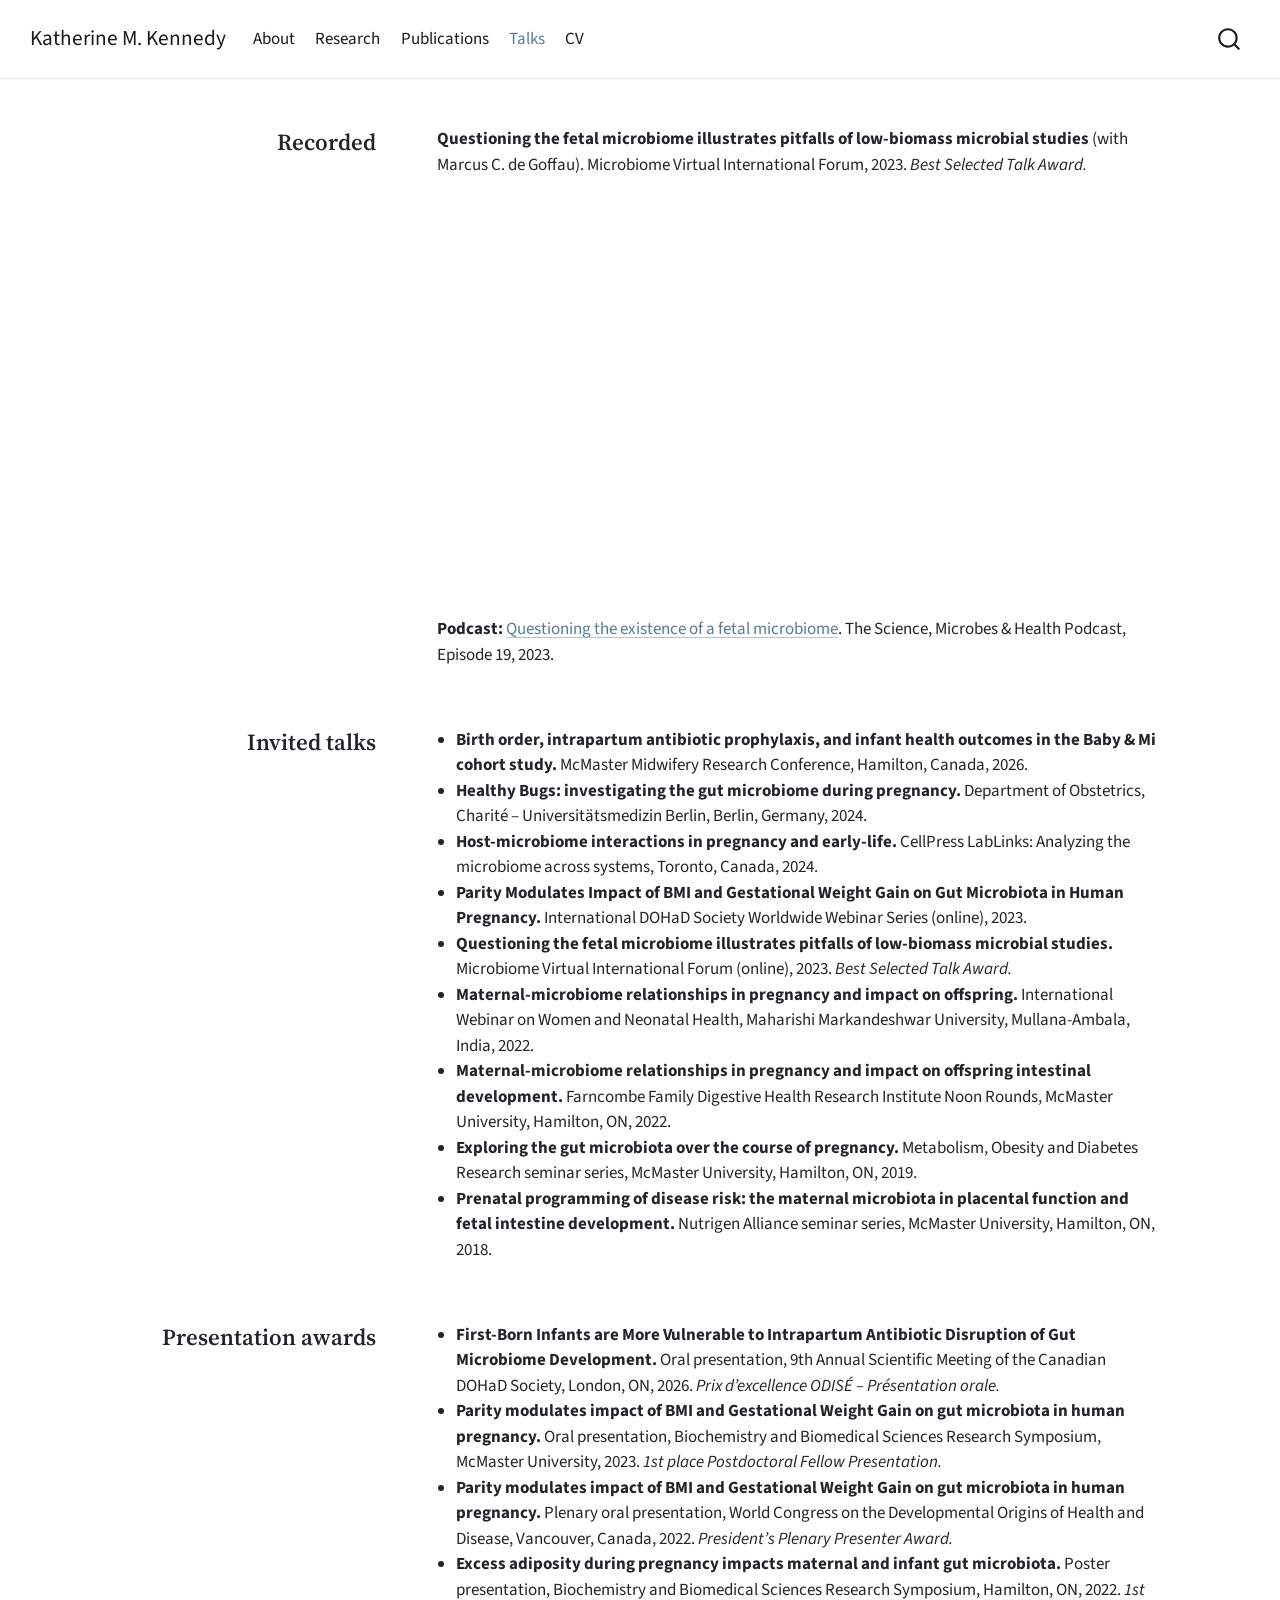
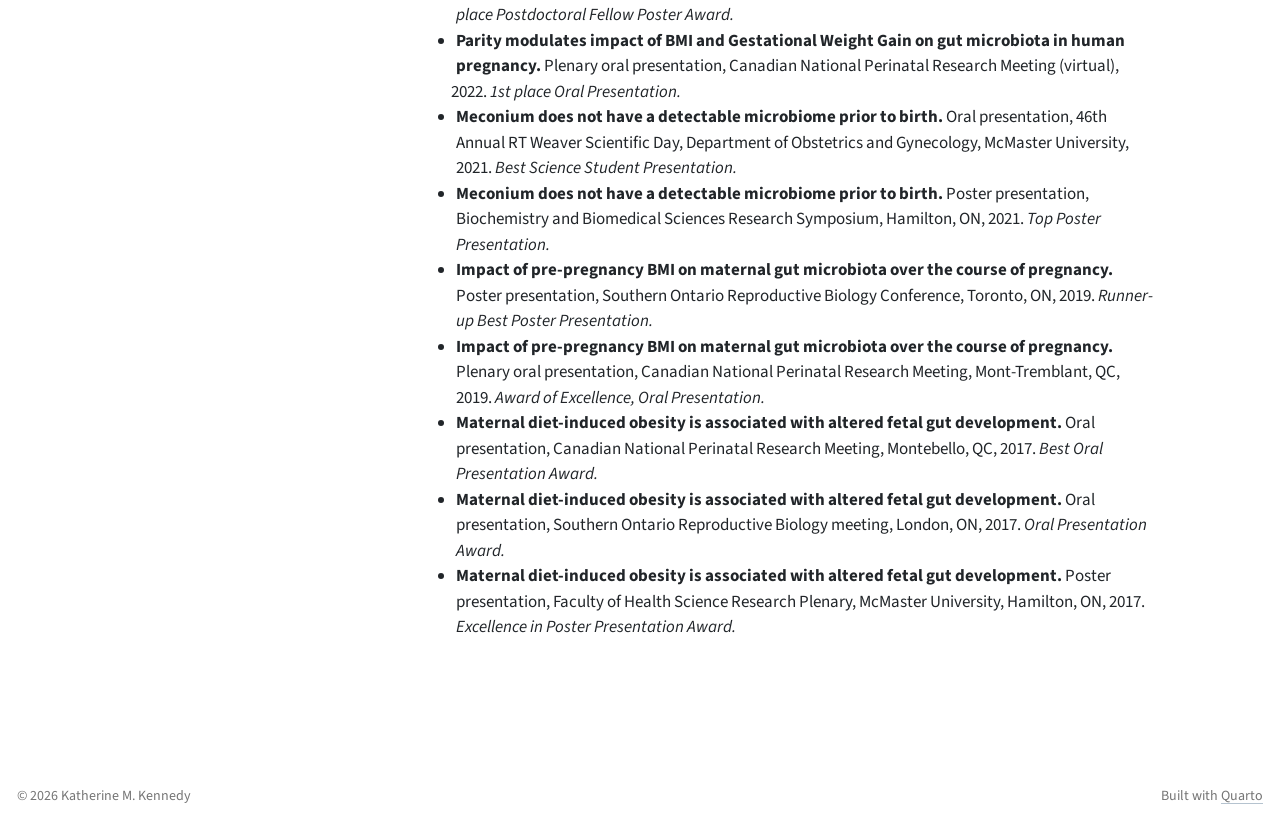
<file: talks.html>
<!DOCTYPE html>
<html xmlns="http://www.w3.org/1999/xhtml" lang="en" xml:lang="en"><head>

<meta charset="utf-8">
<meta name="generator" content="quarto-1.11.9">

<meta name="viewport" content="width=device-width, initial-scale=1.0, user-scalable=yes">


<title>Talks – Katherine M. Kennedy</title>
<style>
/* Default styles provided by pandoc.
** See https://pandoc.org/MANUAL.html#variables-for-html for config info.
*/
span.smallcaps{font-variant: small-caps;}
div.columns{display: flex; gap: 1.5em;}
div.column{flex: auto;}
@media screen {
div.columns{gap: min(4vw, 1.5em);}
div.column{overflow-x: auto;}
}
div.hanging-indent{margin-left: 1.5em; text-indent: -1.5em;}
ul.task-list{list-style: none;}
ul.task-list li input[type="checkbox"] {
  width: 0.8em;
  margin: 0 0.8em 0.2em -1em; /* quarto-specific, see https://github.com/quarto-dev/quarto-cli/issues/4556 */ 
  vertical-align: middle;
}
</style>


<script src="site_libs/quarto-nav/quarto-nav.js"></script>
<script src="site_libs/clipboard/clipboard.min.js"></script>
<script src="site_libs/quarto-search/autocomplete.umd.js"></script>
<script src="site_libs/quarto-search/fuse.min.js"></script>
<script src="site_libs/quarto-search/quarto-search.js"></script>
<meta name="quarto:offset" content="./">
<link href="./assets/favicon.svg" rel="icon" type="image/svg+xml">
<script src="site_libs/quarto-html/quarto.js" type="module"></script>
<script src="site_libs/quarto-html/tabsets/tabsets.js" type="module"></script>
<script src="site_libs/quarto-html/scrollable-regions/scrollable-regions.js" type="module"></script>
<script src="site_libs/quarto-html/popper.min.js"></script>
<script src="site_libs/quarto-html/tippy.umd.min.js"></script>
<script src="site_libs/quarto-html/anchor.min.js"></script>
<link href="site_libs/quarto-html/tippy.css" rel="stylesheet">
<link href="site_libs/quarto-html/quarto-syntax-highlighting-63b5708e65d6cd79cd7618c58d0c21e7.css" rel="stylesheet" id="quarto-text-highlighting-styles">
<script src="site_libs/bootstrap/bootstrap.min.js"></script>
<link href="site_libs/bootstrap/bootstrap-icons.css" rel="stylesheet">
<link href="site_libs/bootstrap/bootstrap-232d50b63fc36597427cd291c8ffc70c.min.css" rel="stylesheet" append-hash="true" id="quarto-bootstrap" data-mode="light">
<script id="quarto-search-options" type="application/json">{
  "location": "navbar",
  "copy-button": false,
  "collapse-after": 3,
  "panel-placement": "end",
  "type": "overlay",
  "limit": 50,
  "keyboard-shortcut": [
    "f",
    "/",
    "s"
  ],
  "language": {
    "search-no-results-text": "No results",
    "search-matching-documents-text": "matching documents",
    "search-copy-link-title": "Copy link to search",
    "search-hide-matches-text": "Hide additional matches",
    "search-more-match-text": "more match in this document",
    "search-more-matches-text": "more matches in this document",
    "search-clear-button-title": "Clear",
    "search-text-placeholder": "",
    "search-detached-cancel-button-title": "Cancel",
    "search-submit-button-title": "Submit",
    "search-label": "Search"
  }
}</script>


<meta property="og:title" content="Talks – Katherine M. Kennedy">
<meta property="og:site_name" content="Katherine M. Kennedy">
</head>

<body class="nav-fixed quarto-light"><a id="quarto-skip-link" class="visually-hidden-focusable" href="#quarto-document-content">Skip to main content</a>

<div id="quarto-search-results"></div>
  <header id="quarto-header" class="headroom fixed-top">
    <nav class="navbar navbar-expand-lg " data-bs-theme="dark" aria-label="Site">
      <div class="navbar-container container-fluid">
      <div class="navbar-brand-container mx-auto">
    <a class="navbar-brand" href="./index.html">
    <span class="navbar-title">Katherine M. Kennedy</span>
    </a>
  </div>
          <button class="navbar-toggler" type="button" data-bs-toggle="collapse" data-bs-target="#navbarCollapse" aria-controls="navbarCollapse" aria-expanded="false" aria-label="Toggle navigation" onclick="if (window.quartoToggleHeadroom) { window.quartoToggleHeadroom(); }">
  <span class="navbar-toggler-icon"></span>
</button>
          <div class="collapse navbar-collapse" id="navbarCollapse">
            <ul class="navbar-nav navbar-nav-scroll me-auto">
  <li class="nav-item">
    <a class="nav-link" href="./index.html"> 
<span class="menu-text">About</span></a>
  </li>  
  <li class="nav-item">
    <a class="nav-link" href="./research.html"> 
<span class="menu-text">Research</span></a>
  </li>  
  <li class="nav-item">
    <a class="nav-link" href="./publications.html"> 
<span class="menu-text">Publications</span></a>
  </li>  
  <li class="nav-item">
    <a class="nav-link active" href="./talks.html" aria-current="page"> 
<span class="menu-text">Talks</span></a>
  </li>  
  <li class="nav-item">
    <a class="nav-link" href="./cv.html"> 
<span class="menu-text">CV</span></a>
  </li>  
</ul>
          </div> <!-- /navcollapse -->
            <div class="quarto-navbar-tools">
</div>
            <div id="quarto-search" class="" title="Search"></div>
      </div> <!-- /container-fluid -->
    </nav>
</header>
<!-- content -->
<div id="quarto-content" class="quarto-container page-columns page-rows-contents page-layout-full page-navbar">
<!-- sidebar -->
<!-- margin-sidebar -->
    
<!-- main -->
<main class="content column-page" id="quarto-document-content" tabindex="-1">

<header id="title-block-header" class="quarto-title-block default">
<div class="quarto-title">
<h1 class="title">Talks</h1>
</div>



<div class="quarto-title-meta column-page">

    
  
    
  </div>
  


</header>


<div class="labelled">
<!-- Lists copied from the CV (Invited Talks, Presentation Awards). Keep newest first. -->
<section id="recorded" class="level2">
<h2 class="anchored" data-anchor-id="recorded">Recorded</h2>
<p><strong>Questioning the fetal microbiome illustrates pitfalls of low-biomass microbial studies</strong> (with Marcus C. de Goffau). Microbiome Virtual International Forum, 2023. <em>Best Selected Talk Award.</em></p>
<div class="quarto-video ratio ratio-16x9"><iframe data-external="1" src="https://www.youtube.com/embed/-08KhFu47DE" title="Questioning the fetal microbiome, MVIF 2023" frameborder="0" allow="accelerometer; autoplay; clipboard-write; encrypted-media; gyroscope; picture-in-picture" allowfullscreen=""></iframe></div>
<p><strong>Podcast:</strong> <a href="https://isappscience.org/episode-19-fetal-microbiome/">Questioning the existence of a fetal microbiome</a>. The Science, Microbes &amp; Health Podcast, Episode 19, 2023.</p>
</section>
<section id="invited-talks" class="level2">
<h2 class="anchored" data-anchor-id="invited-talks">Invited talks</h2>
<ul>
<li><strong>Birth order, intrapartum antibiotic prophylaxis, and infant health outcomes in the Baby &amp; Mi cohort study.</strong> McMaster Midwifery Research Conference, Hamilton, Canada, 2026.</li>
<li><strong>Healthy Bugs: investigating the gut microbiome during pregnancy.</strong> Department of Obstetrics, Charité – Universitätsmedizin Berlin, Berlin, Germany, 2024.</li>
<li><strong>Host-microbiome interactions in pregnancy and early-life.</strong> CellPress LabLinks: Analyzing the microbiome across systems, Toronto, Canada, 2024.</li>
<li><strong>Parity Modulates Impact of BMI and Gestational Weight Gain on Gut Microbiota in Human Pregnancy.</strong> International DOHaD Society Worldwide Webinar Series (online), 2023.</li>
<li><strong>Questioning the fetal microbiome illustrates pitfalls of low-biomass microbial studies.</strong> Microbiome Virtual International Forum (online), 2023. <em>Best Selected Talk Award.</em></li>
<li><strong>Maternal-microbiome relationships in pregnancy and impact on offspring.</strong> International Webinar on Women and Neonatal Health, Maharishi Markandeshwar University, Mullana-Ambala, India, 2022.</li>
<li><strong>Maternal-microbiome relationships in pregnancy and impact on offspring intestinal development.</strong> Farncombe Family Digestive Health Research Institute Noon Rounds, McMaster University, Hamilton, ON, 2022.</li>
<li><strong>Exploring the gut microbiota over the course of pregnancy.</strong> Metabolism, Obesity and Diabetes Research seminar series, McMaster University, Hamilton, ON, 2019.</li>
<li><strong>Prenatal programming of disease risk: the maternal microbiota in placental function and fetal intestine development.</strong> Nutrigen Alliance seminar series, McMaster University, Hamilton, ON, 2018.</li>
</ul>
</section>
<section id="presentation-awards" class="level2">
<h2 class="anchored" data-anchor-id="presentation-awards">Presentation awards</h2>
<ul>
<li><strong>First-Born Infants are More Vulnerable to Intrapartum Antibiotic Disruption of Gut Microbiome Development.</strong> Oral presentation, 9th Annual Scientific Meeting of the Canadian DOHaD Society, London, ON, 2026. <em>Prix d’excellence ODISÉ – Présentation orale.</em></li>
<li><strong>Parity modulates impact of BMI and Gestational Weight Gain on gut microbiota in human pregnancy.</strong> Oral presentation, Biochemistry and Biomedical Sciences Research Symposium, McMaster University, 2023. <em>1st place Postdoctoral Fellow Presentation.</em></li>
<li><strong>Parity modulates impact of BMI and Gestational Weight Gain on gut microbiota in human pregnancy.</strong> Plenary oral presentation, World Congress on the Developmental Origins of Health and Disease, Vancouver, Canada, 2022. <em>President’s Plenary Presenter Award.</em></li>
<li><strong>Excess adiposity during pregnancy impacts maternal and infant gut microbiota.</strong> Poster presentation, Biochemistry and Biomedical Sciences Research Symposium, Hamilton, ON, 2022. <em>1st place Postdoctoral Fellow Poster Award.</em></li>
<li><strong>Parity modulates impact of BMI and Gestational Weight Gain on gut microbiota in human pregnancy.</strong> Plenary oral presentation, Canadian National Perinatal Research Meeting (virtual),
<ol start="2022" type="1">
<li><em>1st place Oral Presentation.</em></li>
</ol></li>
<li><strong>Meconium does not have a detectable microbiome prior to birth.</strong> Oral presentation, 46th Annual RT Weaver Scientific Day, Department of Obstetrics and Gynecology, McMaster University, 2021. <em>Best Science Student Presentation.</em></li>
<li><strong>Meconium does not have a detectable microbiome prior to birth.</strong> Poster presentation, Biochemistry and Biomedical Sciences Research Symposium, Hamilton, ON, 2021. <em>Top Poster Presentation.</em></li>
<li><strong>Impact of pre-pregnancy BMI on maternal gut microbiota over the course of pregnancy.</strong> Poster presentation, Southern Ontario Reproductive Biology Conference, Toronto, ON, 2019. <em>Runner-up Best Poster Presentation.</em></li>
<li><strong>Impact of pre-pregnancy BMI on maternal gut microbiota over the course of pregnancy.</strong> Plenary oral presentation, Canadian National Perinatal Research Meeting, Mont-Tremblant, QC, 2019. <em>Award of Excellence, Oral Presentation.</em></li>
<li><strong>Maternal diet-induced obesity is associated with altered fetal gut development.</strong> Oral presentation, Canadian National Perinatal Research Meeting, Montebello, QC, 2017. <em>Best Oral Presentation Award.</em></li>
<li><strong>Maternal diet-induced obesity is associated with altered fetal gut development.</strong> Oral presentation, Southern Ontario Reproductive Biology meeting, London, ON, 2017. <em>Oral Presentation Award.</em></li>
<li><strong>Maternal diet-induced obesity is associated with altered fetal gut development.</strong> Poster presentation, Faculty of Health Science Research Plenary, McMaster University, Hamilton, ON, 2017. <em>Excellence in Poster Presentation Award.</em></li>
</ul>
</section>
</div>



</main> <!-- /main -->
<script id="quarto-html-after-body" type="application/javascript">
  window.document.addEventListener("DOMContentLoaded", function (event) {
    const icon = "";
    const anchorJS = new window.AnchorJS();
    anchorJS.options = {
      placement: 'right',
      icon: icon
    };
    anchorJS.add('.anchored');
    const isCodeAnnotation = (el) => {
      for (const clz of el.classList) {
        if (clz.startsWith('code-annotation-')) {                     
          return true;
        }
      }
      return false;
    }
    const onCopySuccess = function(e) {
      // button target
      const button = e.trigger;
      // don't keep focus
      button.blur();
      // flash "checked"
      button.classList.add('code-copy-button-checked');
      var currentTitle = button.getAttribute("title");
      button.setAttribute("title", "Copied!");
      let tooltip;
      if (window.bootstrap) {
        button.setAttribute("data-bs-toggle", "tooltip");
        button.setAttribute("data-bs-placement", "left");
        button.setAttribute("data-bs-title", "Copied!");
        tooltip = new bootstrap.Tooltip(button, 
          { trigger: "manual", 
            customClass: "code-copy-button-tooltip",
            offset: [0, -8]});
        tooltip.show();    
      }
      setTimeout(function() {
        if (tooltip) {
          tooltip.hide();
          button.removeAttribute("data-bs-title");
          button.removeAttribute("data-bs-toggle");
          button.removeAttribute("data-bs-placement");
        }
        button.setAttribute("title", currentTitle);
        button.classList.remove('code-copy-button-checked');
      }, 1000);
      // clear code selection
      e.clearSelection();
    }
    const getTextToCopy = function(trigger) {
      const outerScaffold = trigger.parentElement.cloneNode(true);
      const codeEl = outerScaffold.querySelector('code');
      for (const childEl of codeEl.children) {
        if (isCodeAnnotation(childEl)) {
          childEl.remove();
        }
      }
      return codeEl.innerText;
    }
    const clipboard = new window.ClipboardJS('.code-copy-button:not([data-in-quarto-modal])', {
      text: getTextToCopy
    });
    clipboard.on('success', onCopySuccess);
    if (window.document.getElementById('quarto-embedded-source-code-modal')) {
      const clipboardModal = new window.ClipboardJS('.code-copy-button[data-in-quarto-modal]', {
        text: getTextToCopy,
        container: window.document.getElementById('quarto-embedded-source-code-modal')
      });
      clipboardModal.on('success', onCopySuccess);
    }
      var localhostRegex = new RegExp(/^(?:http|https):\/\/localhost\:?[0-9]*\//);
      var mailtoRegex = new RegExp(/^mailto:/);
        var filterRegex = new RegExp("https:\/\/katekennedy\.ca");
      var isInternal = (href) => {
          return filterRegex.test(href) || localhostRegex.test(href) || mailtoRegex.test(href);
      }
      // Inspect non-navigation links and adorn them if external
      window.quartoDecorateExternalLinks = function (root) {
     var links = (root || window.document).querySelectorAll('a[href]:not(.nav-link):not(.navbar-brand):not(.toc-action):not(.sidebar-link):not(.sidebar-item-toggle):not(.pagination-link):not(.no-external):not([aria-hidden]):not(.dropdown-item):not(.quarto-navigation-tool):not(.about-link)');
      for (var i=0; i<links.length; i++) {
        const link = links[i];
        if (!isInternal(link.href)) {
          // undo the damage that might have been done by quarto-nav.js in the case of
          // links that we want to consider external
          if (link.dataset.originalHref !== undefined) {
            link.href = link.dataset.originalHref;
          }
          if (!link.classList.contains('no-external-icon')) {
          }
        }
      }
      };
      window.quartoDecorateExternalLinks(window.document);
    // Esc closes the popup (WCAG 1.4.13) and focus leaving both trigger and
    // popup closes it (WCAG 2.4.11); tippy handles neither for interactive popups.
    const hideOnEscAndFocusOut = {
      name: 'hideOnEscAndFocusOut',
      defaultValue: true,
      fn(instance) {
        const dismiss = () => {
          // A show scheduled by the trigger delay would otherwise reopen it
          instance.clearDelayTimeouts();
          instance.hide();
        };
        const onKeyDown = (event) => {
          if (event.key !== 'Escape') {
            return;
          }
          // Keep Esc from also reaching page handlers (e.g. reveal.js overview),
          // except an open reveal.js slide menu, which Esc should close too.
          // The menu handles keys only when its keyboard option is on.
          const menuHandlesEsc = window.Reveal?.getPlugin?.('menu')?.isOpen() &&
            window.Reveal.getConfig().menu?.keyboard !== false;
          if (!menuHandlesEsc) {
            event.stopPropagation();
          }
          if (instance.popper.contains(window.document.activeElement)) {
            // Disabled while refocusing so the focus trigger does not reopen it
            instance.disable();
            instance.reference.focus();
            instance.enable();
          }
          dismiss();
        };
        const onFocusOut = (event) => {
          const target = event.relatedTarget;
          if (target && !instance.reference.contains(target) &&
              !instance.popper.contains(target)) {
            dismiss();
          }
        };
        // On the trigger too: a click trigger (code-annotations: select) has no
        // blur handling. Attached for the instance's lifetime so leaving the
        // trigger also cancels a show still pending on the trigger delay.
        instance.reference.addEventListener('focusout', onFocusOut);
        return {
          onShow() {
            window.document.addEventListener('keydown', onKeyDown, true);
            instance.popper.addEventListener('focusout', onFocusOut);
          },
          onHide() {
            window.document.removeEventListener('keydown', onKeyDown, true);
            instance.popper.removeEventListener('focusout', onFocusOut);
          },
          onDestroy() {
            instance.reference.removeEventListener('focusout', onFocusOut);
          },
        };
      },
    };
    function tippyHover(el, contentFn, onTriggerFn, onUntriggerFn) {
      const config = {
        allowHTML: true,
        maxWidth: 500,
        delay: 100,
        arrow: false,
        appendTo: function(el) {
            return el.parentElement;
        },
        interactive: true,
        interactiveBorder: 10,
        theme: 'quarto',
        placement: 'bottom-start',
        plugins: [hideOnEscAndFocusOut],
      };
      if (contentFn) {
        config.content = contentFn;
      }
      if (onTriggerFn) {
        config.onTrigger = onTriggerFn;
      }
      if (onUntriggerFn) {
        config.onUntrigger = onUntriggerFn;
      }
      window.tippy(el, config); 
    }
    const noterefs = window.document.querySelectorAll('a[role="doc-noteref"]');
    for (var i=0; i<noterefs.length; i++) {
      const ref = noterefs[i];
      tippyHover(ref, function() {
        // use id or data attribute instead here
        let href = ref.getAttribute('data-footnote-href') || ref.getAttribute('href');
        try { href = new URL(href).hash; } catch {}
        const id = href.replace(/^#\/?/, "");
        const note = window.document.getElementById(id);
        if (note) {
          return note.innerHTML;
        } else {
          return "";
        }
      });
    }
    const xrefs = window.document.querySelectorAll('a.quarto-xref');
    const processXRef = (id, note) => {
      // Strip column container classes
      const stripColumnClz = (el) => {
        el.classList.remove("page-full", "page-columns");
        if (el.children) {
          for (const child of el.children) {
            stripColumnClz(child);
          }
        }
      }
      stripColumnClz(note)
      if (id === null || id.startsWith('sec-')) {
        // Special case sections, only their first couple elements
        const container = document.createElement("div");
        if (note.children && note.children.length > 2) {
          container.appendChild(note.children[0].cloneNode(true));
          for (let i = 1; i < note.children.length; i++) {
            const child = note.children[i];
            if (child.tagName === "P" && child.innerText === "") {
              continue;
            } else {
              container.appendChild(child.cloneNode(true));
              break;
            }
          }
          if (window.Quarto?.typesetMath) {
            window.Quarto.typesetMath(container);
          }
          return container.innerHTML
        } else {
          if (window.Quarto?.typesetMath) {
            window.Quarto.typesetMath(note);
          }
          return note.innerHTML;
        }
      } else {
        // Remove any anchor links if they are present
        const anchorLink = note.querySelector('a.anchorjs-link');
        if (anchorLink) {
          anchorLink.remove();
        }
        if (window.Quarto?.typesetMath) {
          window.Quarto.typesetMath(note);
        }
        if (note.classList.contains("callout")) {
          return note.outerHTML;
        } else {
          return note.innerHTML;
        }
      }
    }
    for (var i=0; i<xrefs.length; i++) {
      const xref = xrefs[i];
      tippyHover(xref, undefined, function(instance) {
        instance.disable();
        let url = xref.getAttribute('href');
        let hash = undefined; 
        if (url.startsWith('#')) {
          hash = url;
        } else {
          try { hash = new URL(url).hash; } catch {}
        }
        if (hash) {
          const id = hash.replace(/^#\/?/, "");
          const note = window.document.getElementById(id);
          if (note !== null) {
            try {
              const html = processXRef(id, note.cloneNode(true));
              instance.setContent(html);
            } finally {
              instance.enable();
              instance.show();
            }
          } else {
            // See if we can fetch this
            fetch(url.split('#')[0])
            .then(res => res.text())
            .then(html => {
              const parser = new DOMParser();
              const htmlDoc = parser.parseFromString(html, "text/html");
              const note = htmlDoc.getElementById(id);
              if (note !== null) {
                const html = processXRef(id, note);
                instance.setContent(html);
              } 
            }).finally(() => {
              instance.enable();
              instance.show();
            });
          }
        } else {
          // See if we can fetch a full url (with no hash to target)
          // This is a special case and we should probably do some content thinning / targeting
          fetch(url)
          .then(res => res.text())
          .then(html => {
            const parser = new DOMParser();
            const htmlDoc = parser.parseFromString(html, "text/html");
            const note = htmlDoc.querySelector('main.content');
            if (note !== null) {
              // This should only happen for chapter cross references
              // (since there is no id in the URL)
              // remove the first header
              if (note.children.length > 0 && note.children[0].tagName === "HEADER") {
                note.children[0].remove();
              }
              const html = processXRef(null, note);
              instance.setContent(html);
            } 
          }).finally(() => {
            instance.enable();
            instance.show();
          });
        }
      }, function(instance) {
      });
    }
        let selectedAnnoteEl;
        const selectorForAnnotation = ( cell, annotation) => {
          let cellAttr = 'data-code-cell="' + cell + '"';
          let lineAttr = 'data-code-annotation="' +  annotation + '"';
          const selector = 'span[' + cellAttr + '][' + lineAttr + ']';
          return selector;
        }
        const selectCodeLines = (annoteEl) => {
          const doc = window.document;
          const targetCell = annoteEl.getAttribute("data-target-cell");
          const targetAnnotation = annoteEl.getAttribute("data-target-annotation");
          const annoteSpan = window.document.querySelector(selectorForAnnotation(targetCell, targetAnnotation));
          const lines = annoteSpan.getAttribute("data-code-lines").split(",");
          const lineIds = lines.map((line) => {
            return targetCell + "-" + line;
          })
          // Each band is positioned against its own containing block, which is
          // not the offsetParent of the lines, so place it from client rects.
          const placeBand = (band, firstEl, lastEl, codeBlock) => {
            const container = band.offsetParent;
            if (container === null) {
              return;
            }
            const containerRect = container.getBoundingClientRect();
            // Reveal.js scales slides with a transform, so convert client
            // pixels back to the CSS pixels of the container.
            const scale = containerRect.height / container.offsetHeight || 1;
            const firstRect = firstEl.getBoundingClientRect();
            const lastRect = lastEl.getBoundingClientRect();
            const top = (firstRect.top - containerRect.top) / scale - container.clientTop + container.scrollTop;
            const height = (lastRect.bottom - firstRect.top) / scale;
            band.style.top = top - 2 + "px";
            band.style.height = height + 4 + "px";
            if (codeBlock) {
              // Without the copy button wrapper, the containing block is wider
              // than the code block, so span the code block explicitly.
              const blockRect = codeBlock.getBoundingClientRect();
              band.style.left = (blockRect.left - containerRect.left) / scale - container.clientLeft + container.scrollLeft + "px";
              band.style.width = blockRect.width / scale + "px";
            }
          };
          if (lineIds.length > 0) {
            const el = window.document.getElementById(lineIds[0]);
            const lastEl = window.document.getElementById(lineIds[lineIds.length - 1]);
            const parent = el.parentElement.parentElement;
            // cook up a div (if necessary) and position it
            let div = window.document.getElementById("code-annotation-line-highlight");
            if (div === null) {
              div = window.document.createElement("div");
              div.setAttribute("id", "code-annotation-line-highlight");
              div.style.position = 'absolute';
              parent.appendChild(div);
            }
            placeBand(div, el, lastEl, parent.closest("div.sourceCode") || parent);
            let gutterDiv = window.document.getElementById("code-annotation-line-highlight-gutter");
            if (gutterDiv === null) {
              gutterDiv = window.document.createElement("div");
              gutterDiv.setAttribute("id", "code-annotation-line-highlight-gutter");
              gutterDiv.style.position = 'absolute';
              const codeCell = window.document.getElementById(targetCell);
              const gutter = codeCell.querySelector('.code-annotation-gutter');
              gutter.appendChild(gutterDiv);
            }
            placeBand(gutterDiv, el, lastEl);
            selectedAnnoteEl = annoteEl;
          }
        };
        const unselectCodeLines = () => {
          const elementsIds = ["code-annotation-line-highlight", "code-annotation-line-highlight-gutter"];
          elementsIds.forEach((elId) => {
            const div = window.document.getElementById(elId);
            if (div) {
              div.remove();
            }
          });
          selectedAnnoteEl = undefined;
        };
          // Handle positioning of the toggle
      window.addEventListener(
        "resize",
        throttle(() => {
          elRect = undefined;
          if (selectedAnnoteEl) {
            selectCodeLines(selectedAnnoteEl);
          }
        }, 10)
      );
      function throttle(fn, ms) {
      let throttle = false;
      let timer;
        return (...args) => {
          if(!throttle) { // first call gets through
              fn.apply(this, args);
              throttle = true;
          } else { // all the others get throttled
              if(timer) clearTimeout(timer); // cancel #2
              timer = setTimeout(() => {
                fn.apply(this, args);
                timer = throttle = false;
              }, ms);
          }
        };
      }
        // Attach click handler to the DT
        const annoteDls = window.document.querySelectorAll('dt[data-target-cell]');
        for (const annoteDlNode of annoteDls) {
          annoteDlNode.addEventListener('click', (event) => {
            const clickedEl = event.target;
            if (clickedEl !== selectedAnnoteEl) {
              unselectCodeLines();
              const activeEl = window.document.querySelector('dt[data-target-cell].code-annotation-active');
              if (activeEl) {
                activeEl.classList.remove('code-annotation-active');
              }
              selectCodeLines(clickedEl);
              clickedEl.classList.add('code-annotation-active');
            } else {
              // Unselect the line
              unselectCodeLines();
              clickedEl.classList.remove('code-annotation-active');
            }
          });
        }
    const findCites = (el) => {
      const parentEl = el.parentElement;
      if (parentEl) {
        const cites = parentEl.dataset.cites;
        if (cites) {
          return {
            el,
            cites: cites.split(' ')
          };
        } else {
          return findCites(el.parentElement)
        }
      } else {
        return undefined;
      }
    };
    var bibliorefs = window.document.querySelectorAll('a[role="doc-biblioref"]');
    for (var i=0; i<bibliorefs.length; i++) {
      const ref = bibliorefs[i];
      const citeInfo = findCites(ref);
      if (citeInfo) {
        tippyHover(citeInfo.el, function() {
          var popup = window.document.createElement('div');
          citeInfo.cites.forEach(function(cite) {
            var citeDiv = window.document.createElement('div');
            citeDiv.classList.add('hanging-indent');
            citeDiv.classList.add('csl-entry');
            var biblioDiv = window.document.getElementById('ref-' + cite);
            if (biblioDiv) {
              citeDiv.innerHTML = biblioDiv.innerHTML;
            }
            popup.appendChild(citeDiv);
          });
          return popup.innerHTML;
        });
      }
    }
  });
  </script>
  <script type="application/javascript">
  window.quartoScrollableRegionsLabels = {"code":"Scrollable code","output":"Scrollable output"};
  </script>
</div> <!-- /content -->
<footer class="footer">
  <div class="nav-footer">
    <div class="nav-footer-left">
<p>© 2026 Katherine M. Kennedy</p>
</div>   
    <div class="nav-footer-center">
      &nbsp;
    </div>
    <div class="nav-footer-right">
<p>Built with <a href="https://quarto.org">Quarto</a></p>
</div>
  </div>
</footer>




</body></html>
</file>
<file: site_libs/quarto-html/tippy.css>
.tippy-box[data-animation=fade][data-state=hidden]{opacity:0}[data-tippy-root]{max-width:calc(100vw - 10px)}.tippy-box{position:relative;background-color:#333;color:#fff;border-radius:4px;font-size:14px;line-height:1.4;white-space:normal;outline:0;transition-property:transform,visibility,opacity}.tippy-box[data-placement^=top]>.tippy-arrow{bottom:0}.tippy-box[data-placement^=top]>.tippy-arrow:before{bottom:-7px;left:0;border-width:8px 8px 0;border-top-color:initial;transform-origin:center top}.tippy-box[data-placement^=bottom]>.tippy-arrow{top:0}.tippy-box[data-placement^=bottom]>.tippy-arrow:before{top:-7px;left:0;border-width:0 8px 8px;border-bottom-color:initial;transform-origin:center bottom}.tippy-box[data-placement^=left]>.tippy-arrow{right:0}.tippy-box[data-placement^=left]>.tippy-arrow:before{border-width:8px 0 8px 8px;border-left-color:initial;right:-7px;transform-origin:center left}.tippy-box[data-placement^=right]>.tippy-arrow{left:0}.tippy-box[data-placement^=right]>.tippy-arrow:before{left:-7px;border-width:8px 8px 8px 0;border-right-color:initial;transform-origin:center right}.tippy-box[data-inertia][data-state=visible]{transition-timing-function:cubic-bezier(.54,1.5,.38,1.11)}.tippy-arrow{width:16px;height:16px;color:#333}.tippy-arrow:before{content:"";position:absolute;border-color:transparent;border-style:solid}.tippy-content{position:relative;padding:5px 9px;z-index:1}
</file>
<file: site_libs/quarto-html/quarto-syntax-highlighting-63b5708e65d6cd79cd7618c58d0c21e7.css>
/* quarto syntax highlight colors */
:root {
  --quarto-hl-ot-color: #003B4F;
  --quarto-hl-at-color: #657422;
  --quarto-hl-ss-color: #20794D;
  --quarto-hl-an-color: #5E5E5E;
  --quarto-hl-fu-color: #4758AB;
  --quarto-hl-st-color: #20794D;
  --quarto-hl-cf-color: #003B4F;
  --quarto-hl-op-color: #5E5E5E;
  --quarto-hl-er-color: #AD0000;
  --quarto-hl-bn-color: #AD0000;
  --quarto-hl-al-color: #AD0000;
  --quarto-hl-va-color: #111111;
  --quarto-hl-bu-color: inherit;
  --quarto-hl-ex-color: inherit;
  --quarto-hl-pp-color: #AD0000;
  --quarto-hl-in-color: #5E5E5E;
  --quarto-hl-vs-color: #20794D;
  --quarto-hl-wa-color: #5E5E5E;
  --quarto-hl-do-color: #5E5E5E;
  --quarto-hl-im-color: #00769E;
  --quarto-hl-ch-color: #20794D;
  --quarto-hl-dt-color: #AD0000;
  --quarto-hl-fl-color: #AD0000;
  --quarto-hl-co-color: #5E5E5E;
  --quarto-hl-cv-color: #5E5E5E;
  --quarto-hl-cn-color: #8f5902;
  --quarto-hl-sc-color: #5E5E5E;
  --quarto-hl-dv-color: #AD0000;
  --quarto-hl-kw-color: #003B4F;
}

/* other quarto variables */
:root {
  --quarto-font-monospace: SFMono-Regular, Menlo, Monaco, Consolas, "Liberation Mono", "Courier New", monospace;
}

/* syntax highlight based on Pandoc's rules */
pre > code.sourceCode > span {
  color: #003B4F;
}

code.sourceCode > span {
  color: #003B4F;
}

div.sourceCode,
div.sourceCode pre.sourceCode {
  color: #003B4F;
}

/* Normal */
code span {
  color: #003B4F;
}

/* Alert */
code span.al {
  color: #AD0000;
  font-style: inherit;
}

/* Annotation */
code span.an {
  color: #5E5E5E;
  font-style: inherit;
}

/* Attribute */
code span.at {
  color: #657422;
  font-style: inherit;
}

/* BaseN */
code span.bn {
  color: #AD0000;
  font-style: inherit;
}

/* BuiltIn */
code span.bu {
  font-style: inherit;
}

/* ControlFlow */
code span.cf {
  color: #003B4F;
  font-weight: bold;
  font-style: inherit;
}

/* Char */
code span.ch {
  color: #20794D;
  font-style: inherit;
}

/* Constant */
code span.cn {
  color: #8f5902;
  font-style: inherit;
}

/* Comment */
code span.co {
  color: #5E5E5E;
  font-style: inherit;
}

/* CommentVar */
code span.cv {
  color: #5E5E5E;
  font-style: italic;
}

/* Documentation */
code span.do {
  color: #5E5E5E;
  font-style: italic;
}

/* DataType */
code span.dt {
  color: #AD0000;
  font-style: inherit;
}

/* DecVal */
code span.dv {
  color: #AD0000;
  font-style: inherit;
}

/* Error */
code span.er {
  color: #AD0000;
  font-style: inherit;
}

/* Extension */
code span.ex {
  font-style: inherit;
}

/* Float */
code span.fl {
  color: #AD0000;
  font-style: inherit;
}

/* Function */
code span.fu {
  color: #4758AB;
  font-style: inherit;
}

/* Import */
code span.im {
  color: #00769E;
  font-style: inherit;
}

/* Information */
code span.in {
  color: #5E5E5E;
  font-style: inherit;
}

/* Keyword */
code span.kw {
  color: #003B4F;
  font-weight: bold;
  font-style: inherit;
}

/* Operator */
code span.op {
  color: #5E5E5E;
  font-style: inherit;
}

/* Other */
code span.ot {
  color: #003B4F;
  font-style: inherit;
}

/* Preprocessor */
code span.pp {
  color: #AD0000;
  font-style: inherit;
}

/* SpecialChar */
code span.sc {
  color: #5E5E5E;
  font-style: inherit;
}

/* SpecialString */
code span.ss {
  color: #20794D;
  font-style: inherit;
}

/* String */
code span.st {
  color: #20794D;
  font-style: inherit;
}

/* Variable */
code span.va {
  color: #111111;
  font-style: inherit;
}

/* VerbatimString */
code span.vs {
  color: #20794D;
  font-style: inherit;
}

/* Warning */
code span.wa {
  color: #5E5E5E;
  font-style: italic;
}

.prevent-inlining {
  content: "</";
}

/*# sourceMappingURL=054cc16b9e9817627be6994582d2ffb5.css.map */
</file>
